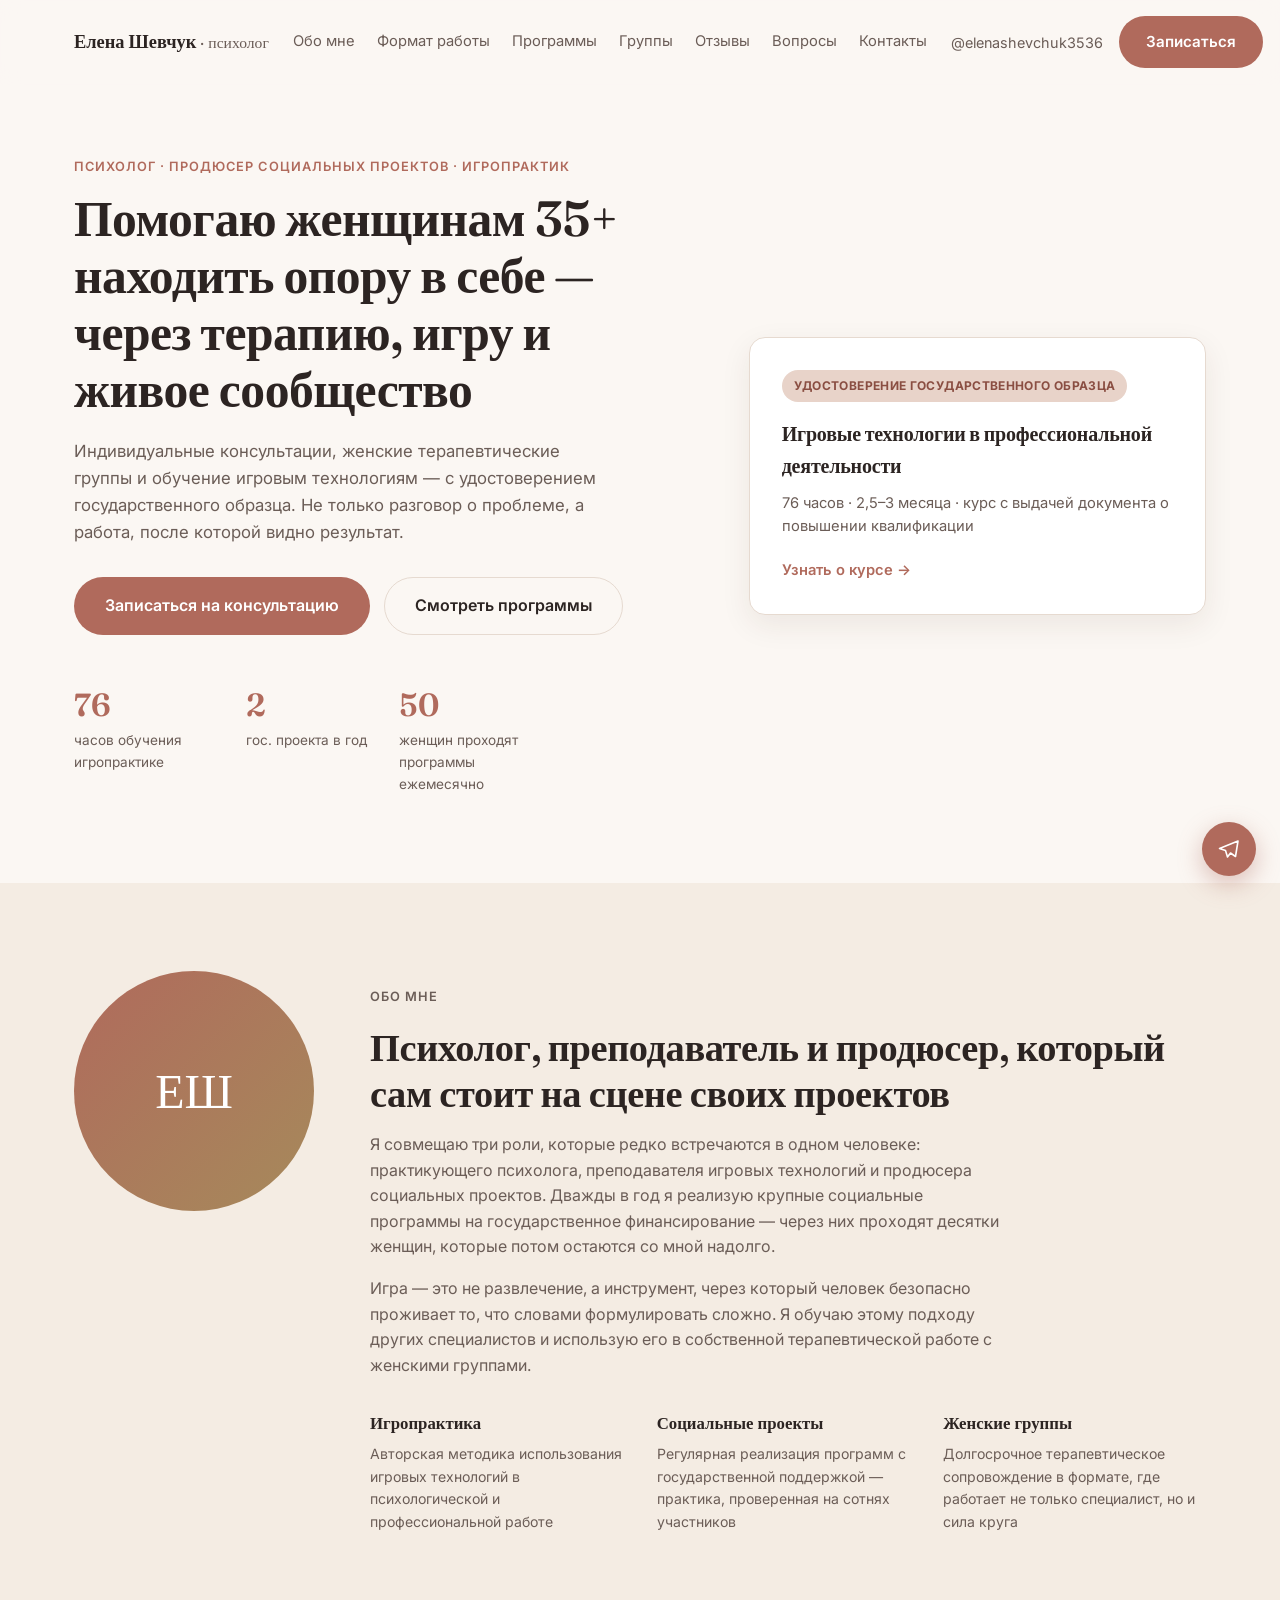
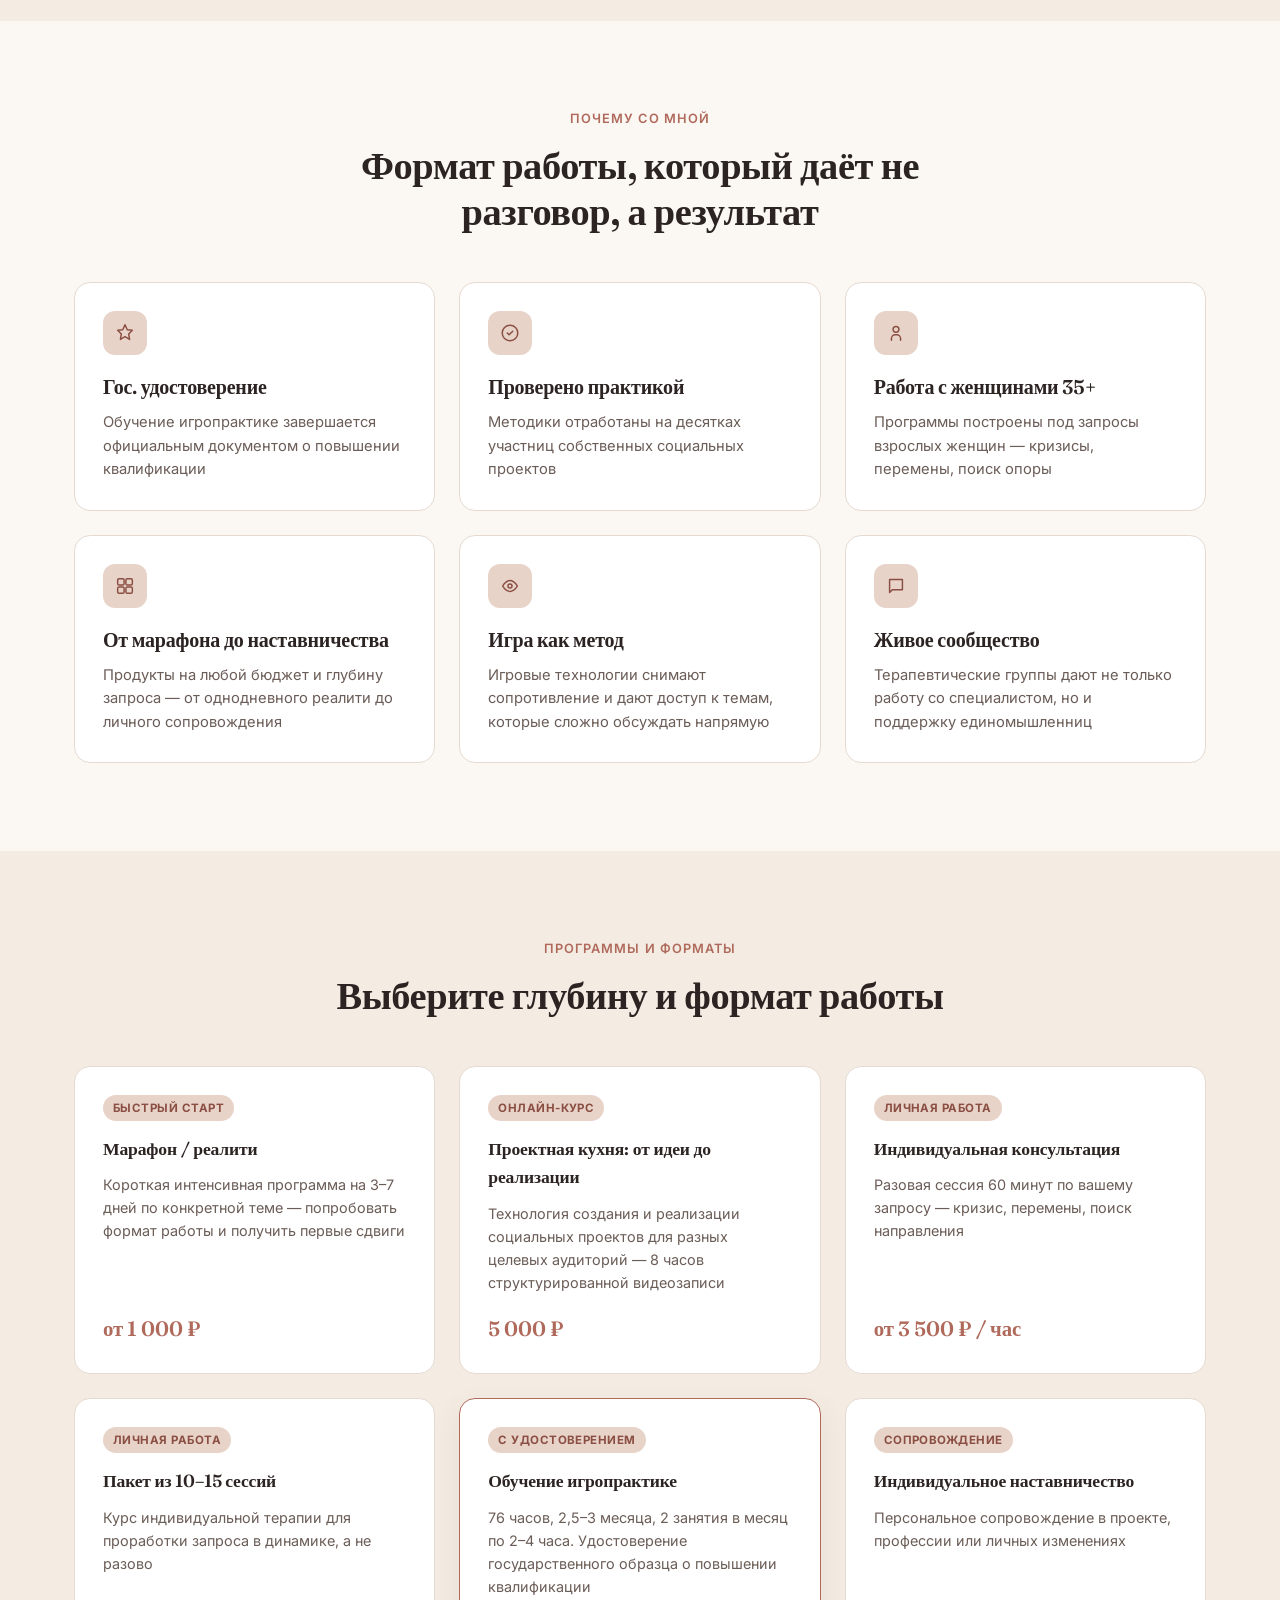
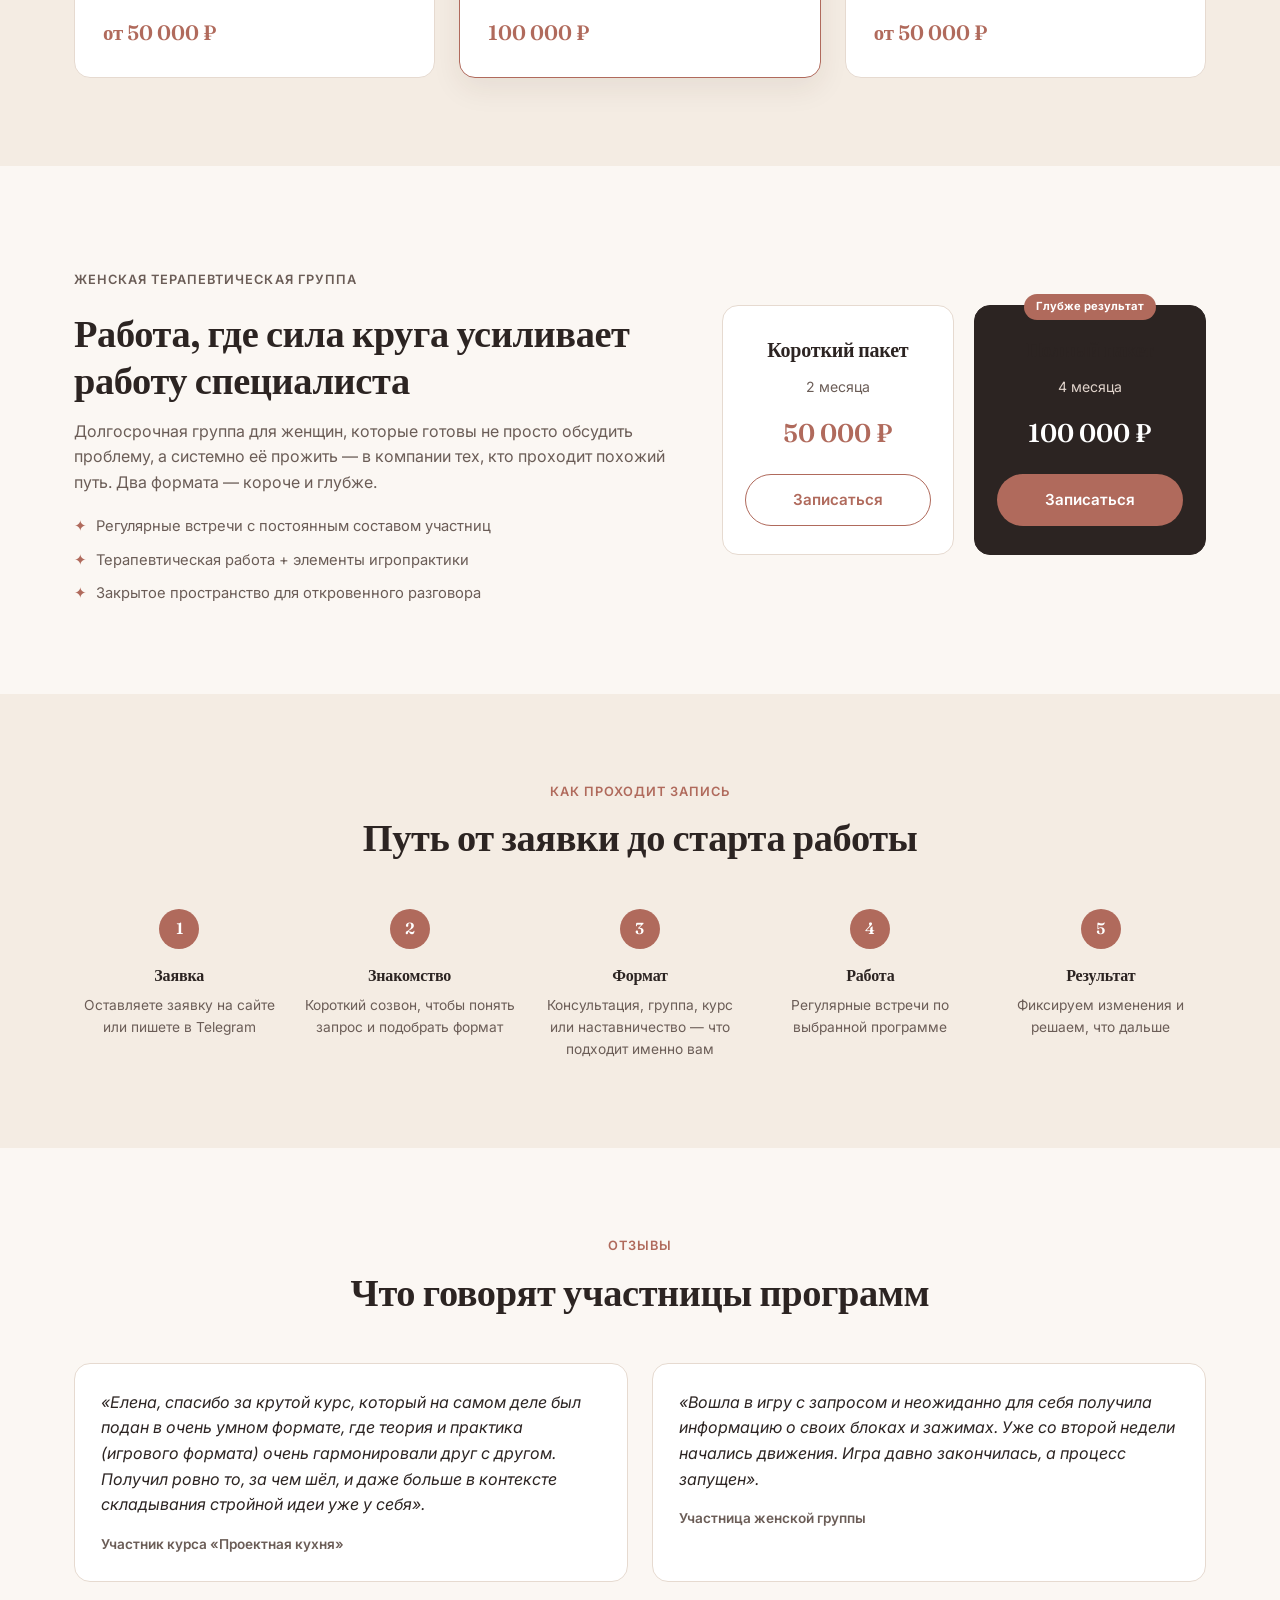
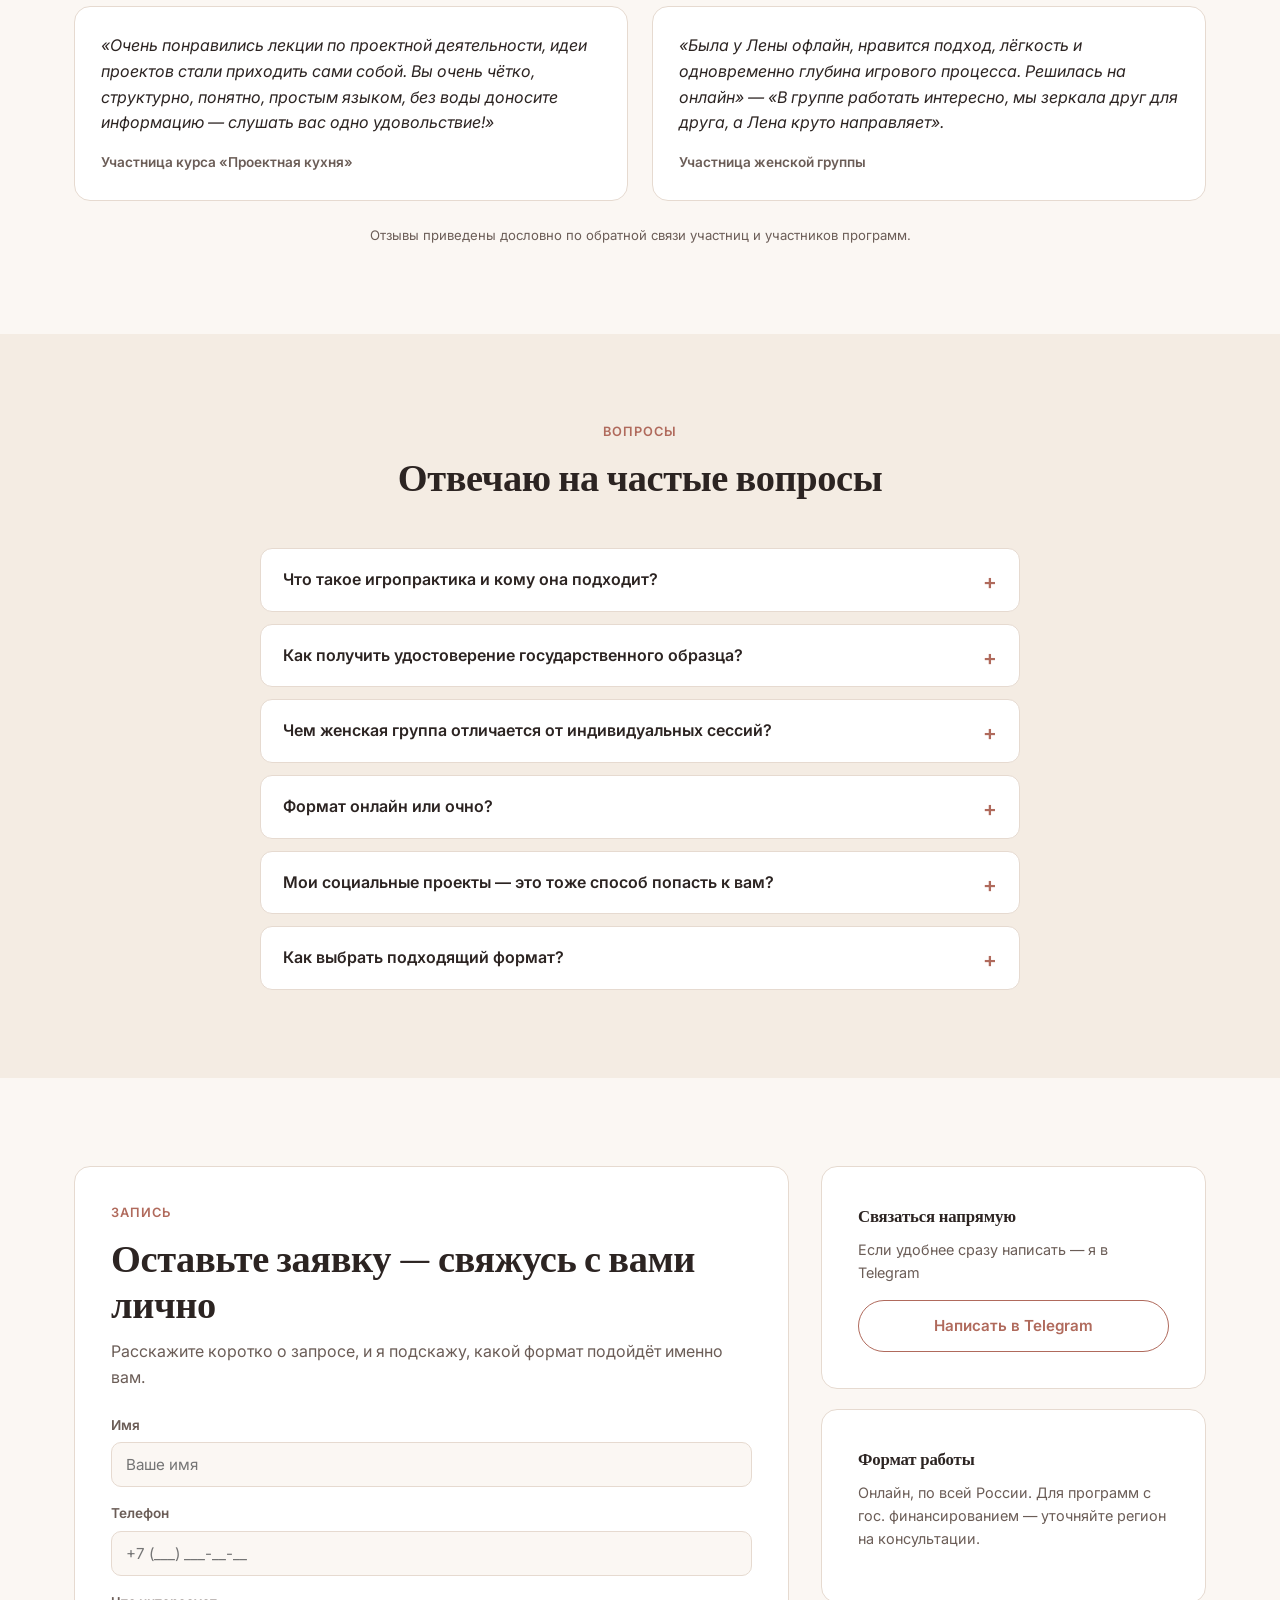
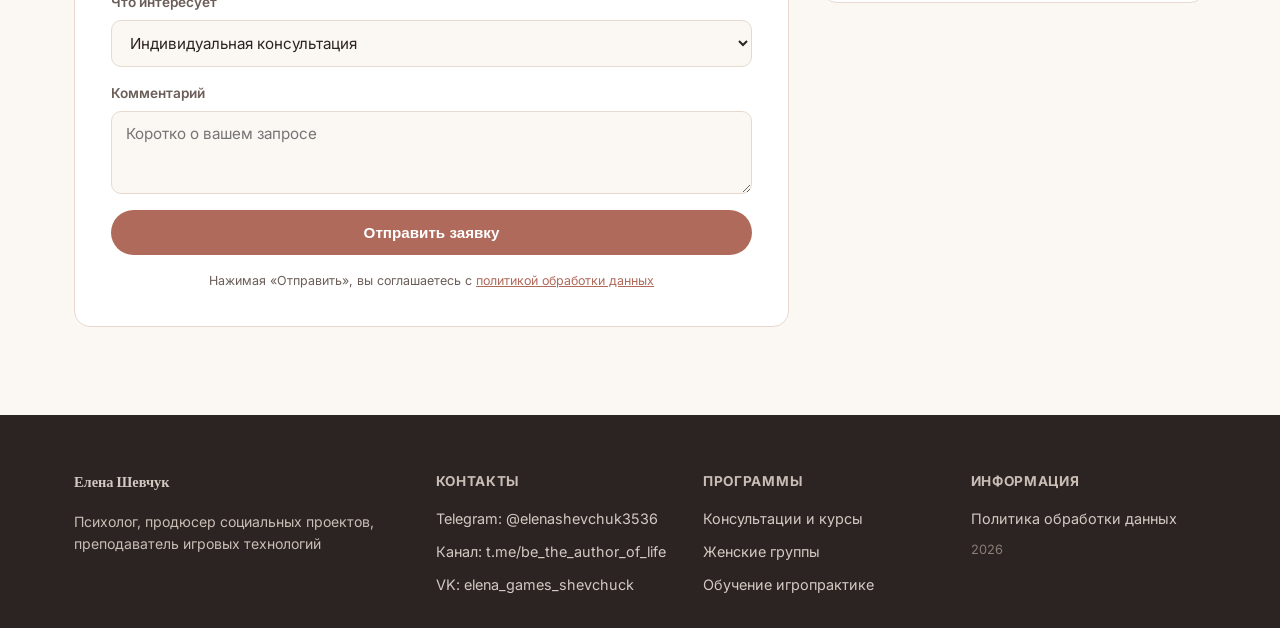
<file: index.html>
<!DOCTYPE html>
<html lang="ru">
<head>
<meta charset="UTF-8">
<meta name="viewport" content="width=device-width, initial-scale=1.0">
<title>Елена Шевчук — психолог, игропрактик: консультации и женские группы онлайн</title>
<meta name="description" content="Психолог Елена Шевчук: консультации онлайн, женские терапевтические группы, обучение игропрактике с удостоверением государственного образца, курс «Проектная кухня».">
<link rel="canonical" href="https://elena-shevchuk.ru/">
<meta name="robots" content="index, follow, max-image-preview:large">
<meta name="theme-color" content="#b06a5c">
<meta property="og:type" content="website">
<meta property="og:locale" content="ru_RU">
<meta property="og:site_name" content="Елена Шевчук">
<meta property="og:title" content="Елена Шевчук — психолог, игропрактик, продюсер социальных проектов">
<meta property="og:description" content="Консультации онлайн, женские терапевтические группы, обучение игропрактике с удостоверением государственного образца.">
<meta property="og:url" content="https://elena-shevchuk.ru/">
<meta name="twitter:card" content="summary">
<script type="application/ld+json">
{
  "@context": "https://schema.org",
  "@graph": [
    {
      "@type": "Person",
      "@id": "https://elena-shevchuk.ru/#person",
      "name": "Елена Шевчук",
      "jobTitle": "Психолог, преподаватель игровых технологий, продюсер социальных проектов",
      "url": "https://elena-shevchuk.ru/",
      "sameAs": [
        "https://t.me/be_the_author_of_life",
        "https://vk.ru/elena_games_shevchuck"
      ]
    },
    {
      "@type": "ProfessionalService",
      "@id": "https://elena-shevchuk.ru/#service",
      "name": "Елена Шевчук — психолог",
      "url": "https://elena-shevchuk.ru/",
      "areaServed": "RU",
      "founder": { "@id": "https://elena-shevchuk.ru/#person" },
      "makesOffer": [
        { "@type": "Offer", "name": "Индивидуальная консультация психолога, 60 минут", "price": "3500", "priceCurrency": "RUB" },
        { "@type": "Offer", "name": "Пакет из 10–15 сессий", "price": "50000", "priceCurrency": "RUB" },
        { "@type": "Offer", "name": "Женская терапевтическая группа, 2 месяца", "price": "50000", "priceCurrency": "RUB" },
        { "@type": "Offer", "name": "Женская терапевтическая группа, 4 месяца", "price": "100000", "priceCurrency": "RUB" },
        { "@type": "Offer", "name": "Обучение игропрактике, 76 часов, удостоверение государственного образца", "price": "100000", "priceCurrency": "RUB" },
        { "@type": "Offer", "name": "Онлайн-курс «Проектная кухня: от идеи до реализации»", "price": "5000", "priceCurrency": "RUB" }
      ]
    }
  ]
}
</script>
<link rel="preconnect" href="https://fonts.googleapis.com">
<link rel="preconnect" href="https://fonts.gstatic.com" crossorigin>
<link href="https://fonts.googleapis.com/css2?family=Fraunces:opsz,wght@9..144,400;9..144,500;9..144,600;9..144,700&family=Inter:wght@400;500;600;700;800&display=swap" rel="stylesheet">
<link rel="stylesheet" href="styles.css">
</head>
<body>

<header class="header" id="header">
  <div class="container header__inner">
    <a href="#top" class="logo">Елена Шевчук<span class="logo__suffix"> · психолог</span></a>
    <nav class="nav" id="nav">
      <a href="#about">Обо мне</a>
      <a href="#advantages">Формат работы</a>
      <a href="#programs">Программы</a>
      <a href="#groups">Группы</a>
      <a href="#reviews">Отзывы</a>
      <a href="#faq">Вопросы</a>
      <a href="#contacts">Контакты</a>
    </nav>
    <div class="header__actions">
      <a href="https://t.me/elenashevchuk3536" class="header__phone">@elenashevchuk3536</a>
      <a href="#form" class="btn btn--primary">Записаться</a>
      <button class="burger" id="burger" aria-label="Меню"><span></span><span></span><span></span></button>
    </div>
  </div>
</header>

<main id="top">

  <section class="hero">
    <div class="container hero__inner">
      <div class="hero__content">
        <p class="eyebrow">Психолог · продюсер социальных проектов · игропрактик</p>
        <h1>Помогаю женщинам 35+ находить опору в себе — через терапию, игру и живое сообщество</h1>
        <p class="hero__lead">Индивидуальные консультации, женские терапевтические группы и обучение игровым технологиям — с удостоверением государственного образца. Не только разговор о проблеме, а работа, после которой видно результат.</p>
        <div class="hero__cta">
          <a href="#form" class="btn btn--primary btn--lg">Записаться на консультацию</a>
          <a href="#programs" class="btn btn--ghost btn--lg">Смотреть программы</a>
        </div>
        <div class="hero__stats">
          <div class="stat"><span class="stat__num" data-target="76">0</span><span class="stat__label">часов обучения игропрактике</span></div>
          <div class="stat"><span class="stat__num" data-target="2">0</span><span class="stat__label">гос. проекта в год</span></div>
          <div class="stat"><span class="stat__num" data-target="50">0</span><span class="stat__label">женщин проходят программы ежемесячно</span></div>
        </div>
      </div>
      <div class="hero__card">
        <div class="hero__card-badge">Удостоверение государственного образца</div>
        <h3>Игровые технологии в профессиональной деятельности</h3>
        <p>76 часов · 2,5–3 месяца · курс с выдачей документа о повышении квалификации</p>
        <a href="#programs" class="hero__card-link">Узнать о курсе →</a>
      </div>
    </div>
  </section>

  <section class="about" id="about">
    <div class="container about__inner">
      <div class="about__portrait" aria-hidden="true">ЕШ</div>
      <div class="about__text">
        <p class="eyebrow">Обо мне</p>
        <h2>Психолог, преподаватель и продюсер, который сам стоит на сцене своих проектов</h2>
        <p>Я совмещаю три роли, которые редко встречаются в одном человеке: практикующего психолога, преподавателя игровых технологий и продюсера социальных проектов. Дважды в год я реализую крупные социальные программы на государственное финансирование — через них проходят десятки женщин, которые потом остаются со мной надолго.</p>
        <p>Игра — это не развлечение, а инструмент, через который человек безопасно проживает то, что словами формулировать сложно. Я обучаю этому подходу других специалистов и использую его в собственной терапевтической работе с женскими группами.</p>
        <div class="about__points">
          <div class="about__point"><strong>Игропрактика</strong><span>Авторская методика использования игровых технологий в психологической и профессиональной работе</span></div>
          <div class="about__point"><strong>Социальные проекты</strong><span>Регулярная реализация программ с государственной поддержкой — практика, проверенная на сотнях участников</span></div>
          <div class="about__point"><strong>Женские группы</strong><span>Долгосрочное терапевтическое сопровождение в формате, где работает не только специалист, но и сила круга</span></div>
        </div>
      </div>
    </div>
  </section>

  <section class="advantages" id="advantages">
    <div class="container">
      <p class="eyebrow eyebrow--center">Почему со мной</p>
      <h2 class="section-title">Формат работы, который даёт не разговор, а результат</h2>
      <div class="adv-grid">
        <div class="adv">
          <div class="adv__icon"><svg viewBox="0 0 24 24" fill="none"><path d="M12 3l2.5 5.5L20 9l-4 4 1 6-5-3-5 3 1-6-4-4 5.5-.5L12 3z" stroke="currentColor" stroke-width="1.6" stroke-linejoin="round"/></svg></div>
          <h3>Гос. удостоверение</h3>
          <p>Обучение игропрактике завершается официальным документом о повышении квалификации</p>
        </div>
        <div class="adv">
          <div class="adv__icon"><svg viewBox="0 0 24 24" fill="none"><circle cx="12" cy="12" r="8.5" stroke="currentColor" stroke-width="1.6"/><path d="M9 12l2 2 4-4" stroke="currentColor" stroke-width="1.6" stroke-linecap="round" stroke-linejoin="round"/></svg></div>
          <h3>Проверено практикой</h3>
          <p>Методики отработаны на десятках участниц собственных социальных проектов</p>
        </div>
        <div class="adv">
          <div class="adv__icon"><svg viewBox="0 0 24 24" fill="none"><path d="M7 20v-2a4 4 0 014-4h2a4 4 0 014 4v2" stroke="currentColor" stroke-width="1.6" stroke-linecap="round"/><circle cx="12" cy="8" r="3.2" stroke="currentColor" stroke-width="1.6"/></svg></div>
          <h3>Работа с женщинами 35+</h3>
          <p>Программы построены под запросы взрослых женщин — кризисы, перемены, поиск опоры</p>
        </div>
        <div class="adv">
          <div class="adv__icon"><svg viewBox="0 0 24 24" fill="none"><rect x="4" y="4" width="7" height="7" rx="1.5" stroke="currentColor" stroke-width="1.6"/><rect x="13" y="4" width="7" height="7" rx="1.5" stroke="currentColor" stroke-width="1.6"/><rect x="4" y="13" width="7" height="7" rx="1.5" stroke="currentColor" stroke-width="1.6"/><rect x="13" y="13" width="7" height="7" rx="1.5" stroke="currentColor" stroke-width="1.6"/></svg></div>
          <h3>От марафона до наставничества</h3>
          <p>Продукты на любой бюджет и глубину запроса — от однодневного реалити до личного сопровождения</p>
        </div>
        <div class="adv">
          <div class="adv__icon"><svg viewBox="0 0 24 24" fill="none"><path d="M4 12c2-4 6-6 8-6s6 2 8 6c-2 4-6 6-8 6s-6-2-8-6z" stroke="currentColor" stroke-width="1.6"/><circle cx="12" cy="12" r="2.2" stroke="currentColor" stroke-width="1.6"/></svg></div>
          <h3>Игра как метод</h3>
          <p>Игровые технологии снимают сопротивление и дают доступ к темам, которые сложно обсуждать напрямую</p>
        </div>
        <div class="adv">
          <div class="adv__icon"><svg viewBox="0 0 24 24" fill="none"><path d="M5 5h14v11H8l-3 3V5z" stroke="currentColor" stroke-width="1.6" stroke-linejoin="round"/></svg></div>
          <h3>Живое сообщество</h3>
          <p>Терапевтические группы дают не только работу со специалистом, но и поддержку единомышленниц</p>
        </div>
      </div>
    </div>
  </section>

  <section class="programs" id="programs">
    <div class="container">
      <p class="eyebrow eyebrow--center">Программы и форматы</p>
      <h2 class="section-title">Выберите глубину и формат работы</h2>
      <div class="prog-grid">
        <div class="prog">
          <span class="prog__tag">Быстрый старт</span>
          <h3>Марафон / реалити</h3>
          <p>Короткая интенсивная программа на 3–7 дней по конкретной теме — попробовать формат работы и получить первые сдвиги</p>
          <div class="prog__price">от 1 000 ₽</div>
        </div>
        <div class="prog">
          <span class="prog__tag">Онлайн-курс</span>
          <h3>Проектная кухня: от идеи до реализации</h3>
          <p>Технология создания и реализации социальных проектов для разных целевых аудиторий — 8 часов структурированной видеозаписи</p>
          <div class="prog__price">5 000 ₽</div>
        </div>
        <div class="prog">
          <span class="prog__tag">Личная работа</span>
          <h3>Индивидуальная консультация</h3>
          <p>Разовая сессия 60 минут по вашему запросу — кризис, перемены, поиск направления</p>
          <div class="prog__price">от 3 500 ₽ / час</div>
        </div>
        <div class="prog">
          <span class="prog__tag">Личная работа</span>
          <h3>Пакет из 10–15 сессий</h3>
          <p>Курс индивидуальной терапии для проработки запроса в динамике, а не разово</p>
          <div class="prog__price">от 50 000 ₽</div>
        </div>
        <div class="prog prog--featured">
          <span class="prog__tag">С удостоверением</span>
          <h3>Обучение игропрактике</h3>
          <p>76 часов, 2,5–3 месяца, 2 занятия в месяц по 2–4 часа. Удостоверение государственного образца о повышении квалификации</p>
          <div class="prog__price">100 000 ₽</div>
        </div>
        <div class="prog">
          <span class="prog__tag">Сопровождение</span>
          <h3>Индивидуальное наставничество</h3>
          <p>Персональное сопровождение в проекте, профессии или личных изменениях</p>
          <div class="prog__price">от 50 000 ₽</div>
        </div>
      </div>
    </div>
  </section>

  <section class="groups" id="groups">
    <div class="container groups__inner">
      <div class="groups__text">
        <p class="eyebrow">Женская терапевтическая группа</p>
        <h2>Работа, где сила круга усиливает работу специалиста</h2>
        <p>Долгосрочная группа для женщин, которые готовы не просто обсудить проблему, а системно её прожить — в компании тех, кто проходит похожий путь. Два формата — короче и глубже.</p>
        <ul class="groups__list">
          <li>Регулярные встречи с постоянным составом участниц</li>
          <li>Терапевтическая работа + элементы игропрактики</li>
          <li>Закрытое пространство для откровенного разговора</li>
        </ul>
      </div>
      <div class="groups__cards">
        <div class="group-card">
          <h3>Короткий пакет</h3>
          <p class="group-card__dur">2 месяца</p>
          <div class="group-card__price">50 000 ₽</div>
          <a href="#form" class="btn btn--outline">Записаться</a>
        </div>
        <div class="group-card group-card--accent">
          <span class="group-card__badge">Глубже результат</span>
          <h3>Полный пакет</h3>
          <p class="group-card__dur">4 месяца</p>
          <div class="group-card__price">100 000 ₽</div>
          <a href="#form" class="btn btn--primary">Записаться</a>
        </div>
      </div>
    </div>
  </section>

  <section class="process" id="process">
    <div class="container">
      <p class="eyebrow eyebrow--center">Как проходит запись</p>
      <h2 class="section-title">Путь от заявки до старта работы</h2>
      <div class="steps">
        <div class="step"><span class="step__num">1</span><h3>Заявка</h3><p>Оставляете заявку на сайте или пишете в Telegram</p></div>
        <div class="step"><span class="step__num">2</span><h3>Знакомство</h3><p>Короткий созвон, чтобы понять запрос и подобрать формат</p></div>
        <div class="step"><span class="step__num">3</span><h3>Формат</h3><p>Консультация, группа, курс или наставничество — что подходит именно вам</p></div>
        <div class="step"><span class="step__num">4</span><h3>Работа</h3><p>Регулярные встречи по выбранной программе</p></div>
        <div class="step"><span class="step__num">5</span><h3>Результат</h3><p>Фиксируем изменения и решаем, что дальше</p></div>
      </div>
    </div>
  </section>

  <section class="reviews" id="reviews">
    <div class="container">
      <p class="eyebrow eyebrow--center">Отзывы</p>
      <h2 class="section-title">Что говорят участницы программ</h2>
      <div class="reviews-grid">
        <div class="review">
          <p>«Елена, спасибо за крутой курс, который на самом деле был подан в очень умном формате, где теория и практика (игрового формата) очень гармонировали друг с другом. Получил ровно то, за чем шёл, и даже больше в контексте складывания стройной идеи уже у себя».</p>
          <div class="review__author">Участник курса «Проектная кухня»</div>
        </div>
        <div class="review">
          <p>«Вошла в игру с запросом и неожиданно для себя получила информацию о своих блоках и зажимах. Уже со второй недели начались движения. Игра давно закончилась, а процесс запущен».</p>
          <div class="review__author">Участница женской группы</div>
        </div>
        <div class="review">
          <p>«Очень понравились лекции по проектной деятельности, идеи проектов стали приходить сами собой. Вы очень чётко, структурно, понятно, простым языком, без воды доносите информацию — слушать вас одно удовольствие!»</p>
          <div class="review__author">Участница курса «Проектная кухня»</div>
        </div>
        <div class="review">
          <p>«Была у Лены офлайн, нравится подход, лёгкость и одновременно глубина игрового процесса. Решилась на онлайн» — «В группе работать интересно, мы зеркала друг для друга, а Лена круто направляет».</p>
          <div class="review__author">Участница женской группы</div>
        </div>
      </div>
      <p class="reviews__note">Отзывы приведены дословно по обратной связи участниц и участников программ.</p>
    </div>
  </section>

  <section class="faq" id="faq">
    <div class="container">
      <p class="eyebrow eyebrow--center">Вопросы</p>
      <h2 class="section-title">Отвечаю на частые вопросы</h2>
      <div class="faq-list">
        <details class="faq__item">
          <summary>Что такое игропрактика и кому она подходит?</summary>
          <p>Это использование игровых технологий как инструмента в психологической, педагогической или управленческой практике. Подходит психологам, преподавателям, HR-специалистам и всем, кто работает с людьми и хочет добавить в работу живой, безопасный формат.</p>
        </details>
        <details class="faq__item">
          <summary>Как получить удостоверение государственного образца?</summary>
          <p>Нужно пройти полный курс обучения игропрактике — 76 часов, 2,5–3 месяца. По итогам выдаётся документ о повышении квалификации установленного образца.</p>
        </details>
        <details class="faq__item">
          <summary>Чем женская группа отличается от индивидуальных сессий?</summary>
          <p>В группе работает не только терапевт, но и поддержка других участниц — это даёт другой уровень включённости и обратной связи. Индивидуальные сессии — точечная работа один на один с фокусом на вашем личном запросе.</p>
        </details>
        <details class="faq__item">
          <summary>Формат онлайн или очно?</summary>
          <p>Основные форматы работы — дистанционные, что позволяет участвовать из любого города. Детали для конкретной программы уточняются при записи.</p>
        </details>
        <details class="faq__item">
          <summary>Мои социальные проекты — это тоже способ попасть к вам?</summary>
          <p>Да, дважды в год я реализую социальные программы при государственной поддержке. Но для системной, оплачиваемой работы — консультации, группы и курсы — не нужно ждать следующего набора, можно начать уже сейчас.</p>
        </details>
        <details class="faq__item">
          <summary>Как выбрать подходящий формат?</summary>
          <p>Оставьте заявку — на коротком созвоне разберём ваш запрос и вместе решим, что подойдёт: разовая консультация, пакет сессий, группа или обучение.</p>
        </details>
      </div>
    </div>
  </section>

  <section class="form-section" id="form">
    <div class="container form-section__inner">
      <div class="form-card">
        <p class="eyebrow">Запись</p>
        <h2>Оставьте заявку — свяжусь с вами лично</h2>
        <p class="form-card__lead">Расскажите коротко о запросе, и я подскажу, какой формат подойдёт именно вам.</p>
        <form id="leadForm" class="lead-form">
          <input type="text" name="_gotcha" style="display:none" tabindex="-1" autocomplete="off">
          <div class="field">
            <label for="name">Имя</label>
            <input type="text" id="name" name="name" placeholder="Ваше имя" required>
          </div>
          <div class="field">
            <label for="phone">Телефон</label>
            <input type="tel" id="phone" name="phone" placeholder="+7 (___) ___-__-__" required>
          </div>
          <div class="field">
            <label for="interest">Что интересует</label>
            <select id="interest" name="interest">
              <option>Индивидуальная консультация</option>
              <option>Пакет сессий</option>
              <option>Женская терапевтическая группа</option>
              <option>Обучение игропрактике</option>
              <option>Марафон / реалити</option>
              <option>Индивидуальное наставничество</option>
              <option>Пока не знаю — подскажите</option>
            </select>
          </div>
          <div class="field">
            <label for="comment">Комментарий</label>
            <textarea id="comment" name="comment" rows="3" placeholder="Коротко о вашем запросе"></textarea>
          </div>
          <button type="submit" class="btn btn--primary btn--block">Отправить заявку</button>
          <p class="form-note">Нажимая «Отправить», вы соглашаетесь с <a href="privacy.html">политикой обработки данных</a></p>
        </form>
      </div>
      <div class="form-side">
        <div class="side-card">
          <h3>Связаться напрямую</h3>
          <p>Если удобнее сразу написать — я в Telegram</p>
          <a href="https://t.me/elenashevchuk3536" class="btn btn--outline btn--block">Написать в Telegram</a>
        </div>
        <div class="side-card">
          <h3>Формат работы</h3>
          <p>Онлайн, по всей России. Для программ с гос. финансированием — уточняйте регион на консультации.</p>
        </div>
      </div>
    </div>
  </section>

</main>

<footer class="footer" id="contacts">
  <div class="container footer__inner">
    <div class="footer__col">
      <a href="#top" class="logo logo--footer">Елена Шевчук</a>
      <p>Психолог, продюсер социальных проектов, преподаватель игровых технологий</p>
    </div>
    <div class="footer__col">
      <h4>Контакты</h4>
      <a href="https://t.me/elenashevchuk3536">Telegram: @elenashevchuk3536</a>
      <a href="https://t.me/be_the_author_of_life" target="_blank" rel="noopener">Канал: t.me/be_the_author_of_life</a>
      <a href="https://vk.ru/elena_games_shevchuck" target="_blank" rel="noopener">VK: elena_games_shevchuck</a>
    </div>
    <div class="footer__col">
      <h4>Программы</h4>
      <a href="#programs">Консультации и курсы</a>
      <a href="#groups">Женские группы</a>
      <a href="#programs">Обучение игропрактике</a>
    </div>
    <div class="footer__col">
      <h4>Информация</h4>
      <a href="privacy.html">Политика обработки данных</a>
      <span id="year"></span>
    </div>
  </div>
</footer>

<a href="https://t.me/elenashevchuk3536" class="fab" target="_blank" rel="noopener" aria-label="Написать в Telegram">
  <svg viewBox="0 0 24 24" fill="none"><path d="M21 4L2.5 11.5l6 2 2 6.5 3-4 5 3.5L21 4z" stroke="currentColor" stroke-width="1.6" stroke-linejoin="round"/></svg>
</a>

<script src="script.js"></script>
</body>
</html>
</file>
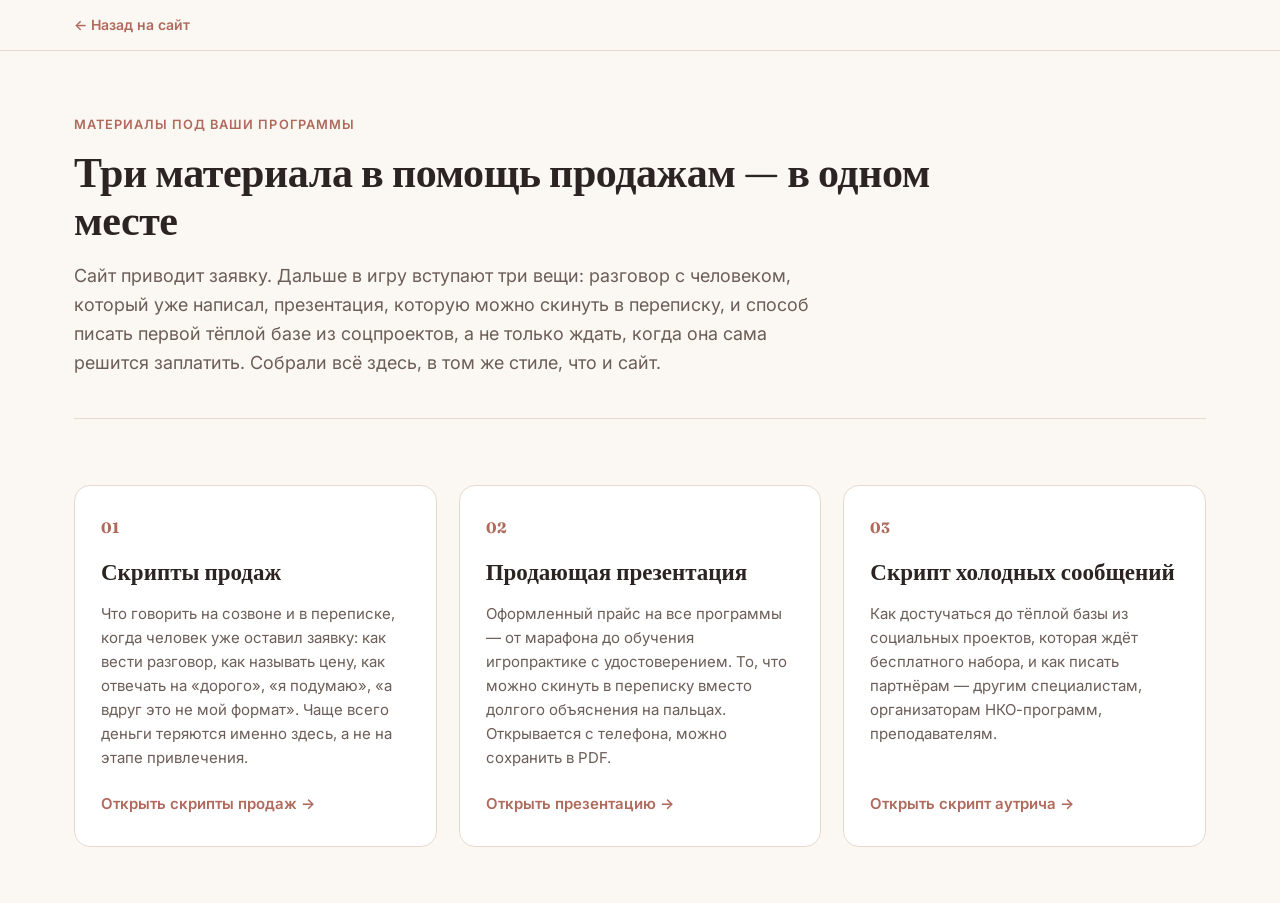
<file: materials.html>
<!DOCTYPE html>
<html lang="ru">
<head>
<meta charset="UTF-8">
<meta name="viewport" content="width=device-width, initial-scale=1.0">
<title>Материалы для продаж — Елена Шевчук</title>
<meta name="description" content="Скрипты продаж, продающая презентация и скрипт холодных сообщений — три материала под ваши программы, в одном месте.">
<meta name="robots" content="noindex">
<link rel="preconnect" href="https://fonts.googleapis.com">
<link rel="preconnect" href="https://fonts.gstatic.com" crossorigin>
<link href="https://fonts.googleapis.com/css2?family=Fraunces:opsz,wght@9..144,400;9..144,500;9..144,600;9..144,700&family=Inter:wght@400;500;600;700;800&display=swap" rel="stylesheet">
<link rel="stylesheet" href="styles.css">
<link rel="stylesheet" href="materials.css">
</head>
<body>

<div class="doc-bar">
  <div class="doc-bar__inner">
    <a href="index.html" class="doc-bar__back">← <span>Назад на сайт</span></a>
  </div>
</div>

<div class="container">

  <section class="doc-hero">
    <p class="eyebrow">Материалы под ваши программы</p>
    <h1>Три материала в помощь продажам — в одном месте</h1>
    <p class="doc-hero__lead">Сайт приводит заявку. Дальше в игру вступают три вещи: разговор с человеком, который уже написал, презентация, которую можно скинуть в переписку, и способ писать первой тёплой базе из соцпроектов, а не только ждать, когда она сама решится заплатить. Собрали всё здесь, в том же стиле, что и сайт.</p>
  </section>

  <section class="doc-section">
    <div class="hub-grid">

      <div class="hub-card">
        <span class="hub-card__num">01</span>
        <p class="hub-card__title">Скрипты продаж</p>
        <p class="hub-card__lead">Что говорить на созвоне и в переписке, когда человек уже оставил заявку: как вести разговор, как называть цену, как отвечать на «дорого», «я подумаю», «а вдруг это не мой формат». Чаще всего деньги теряются именно здесь, а не на этапе привлечения.</p>
        <a href="scripts.html" class="hub-card__link">Открыть скрипты продаж →</a>
      </div>

      <div class="hub-card">
        <span class="hub-card__num">02</span>
        <p class="hub-card__title">Продающая презентация</p>
        <p class="hub-card__lead">Оформленный прайс на все программы — от марафона до обучения игропрактике с удостоверением. То, что можно скинуть в переписку вместо долгого объяснения на пальцах. Открывается с телефона, можно сохранить в PDF.</p>
        <a href="presentation.html" class="hub-card__link">Открыть презентацию →</a>
      </div>

      <div class="hub-card">
        <span class="hub-card__num">03</span>
        <p class="hub-card__title">Скрипт холодных сообщений</p>
        <p class="hub-card__lead">Как достучаться до тёплой базы из социальных проектов, которая ждёт бесплатного набора, и как писать партнёрам — другим специалистам, организаторам НКО-программ, преподавателям.</p>
        <a href="outreach.html" class="hub-card__link">Открыть скрипт аутрича →</a>
      </div>

    </div>
  </section>

</div>

</body>
</html>
</file>
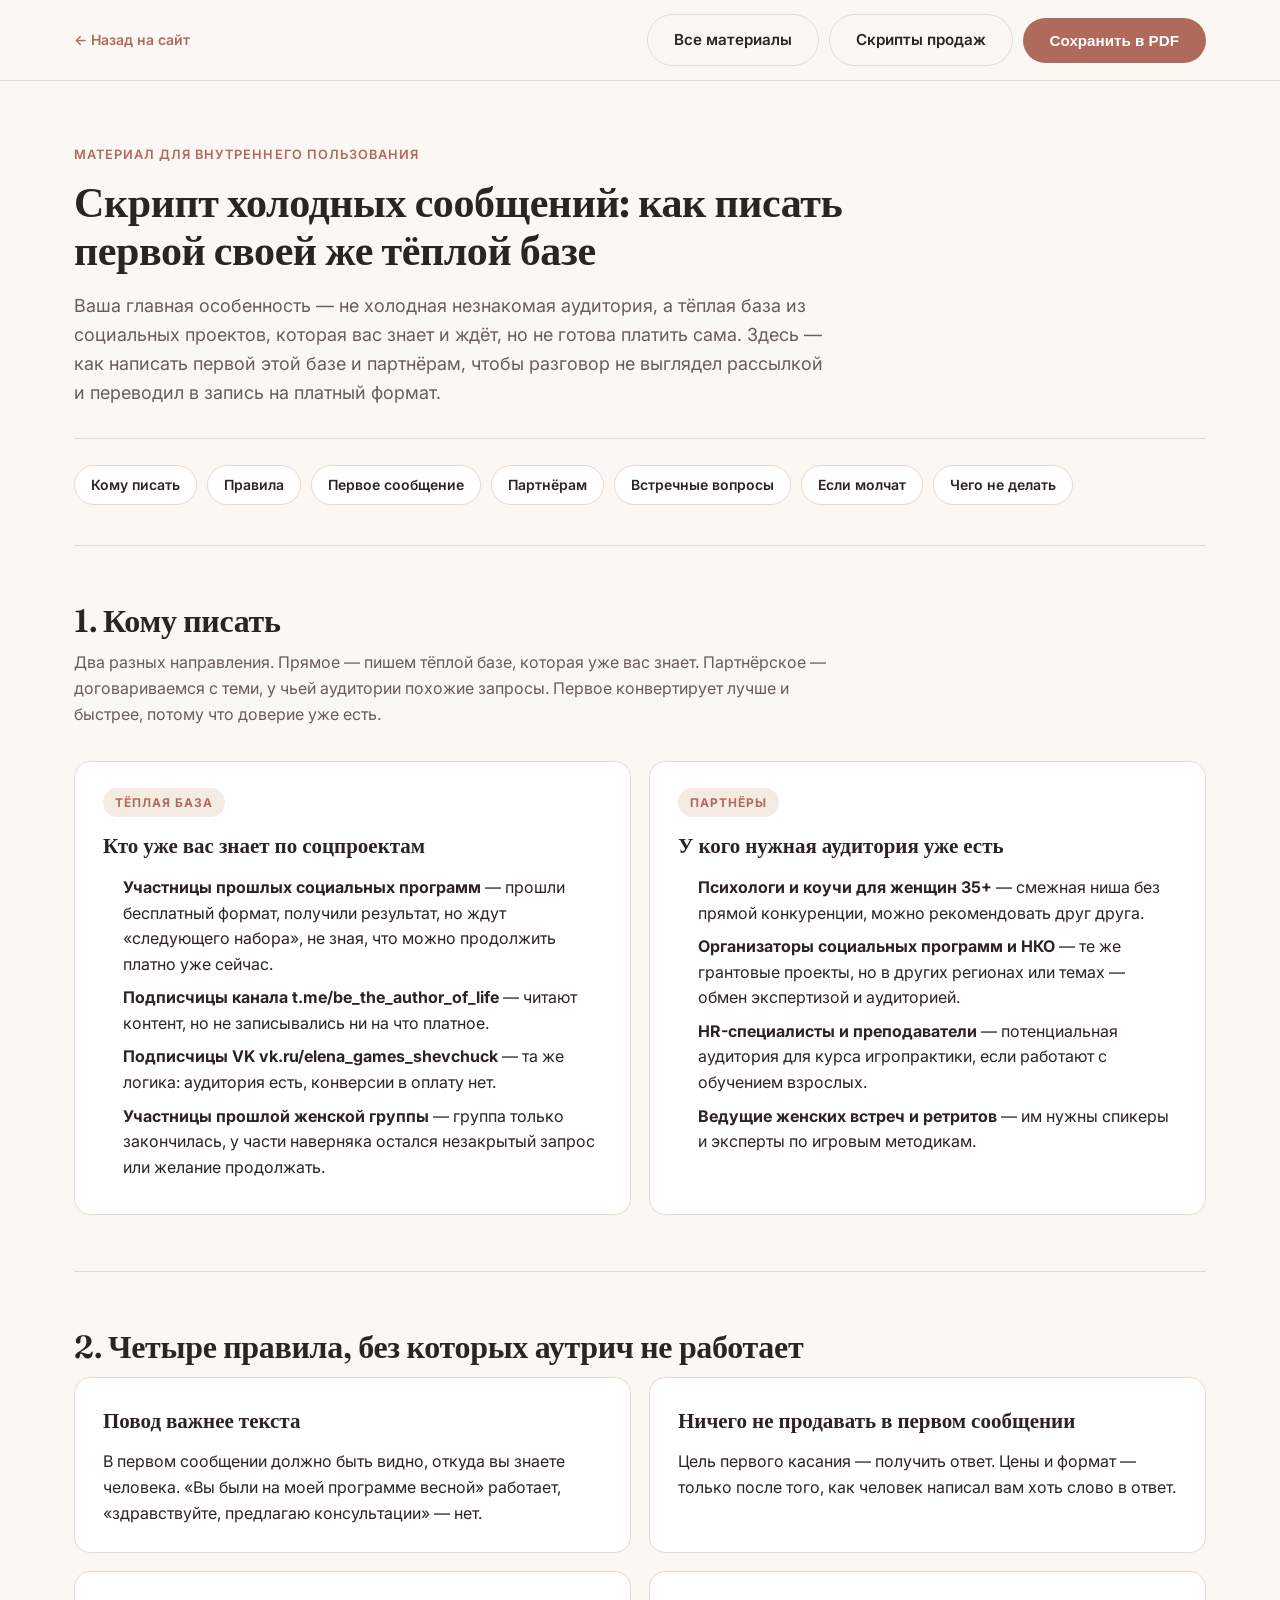
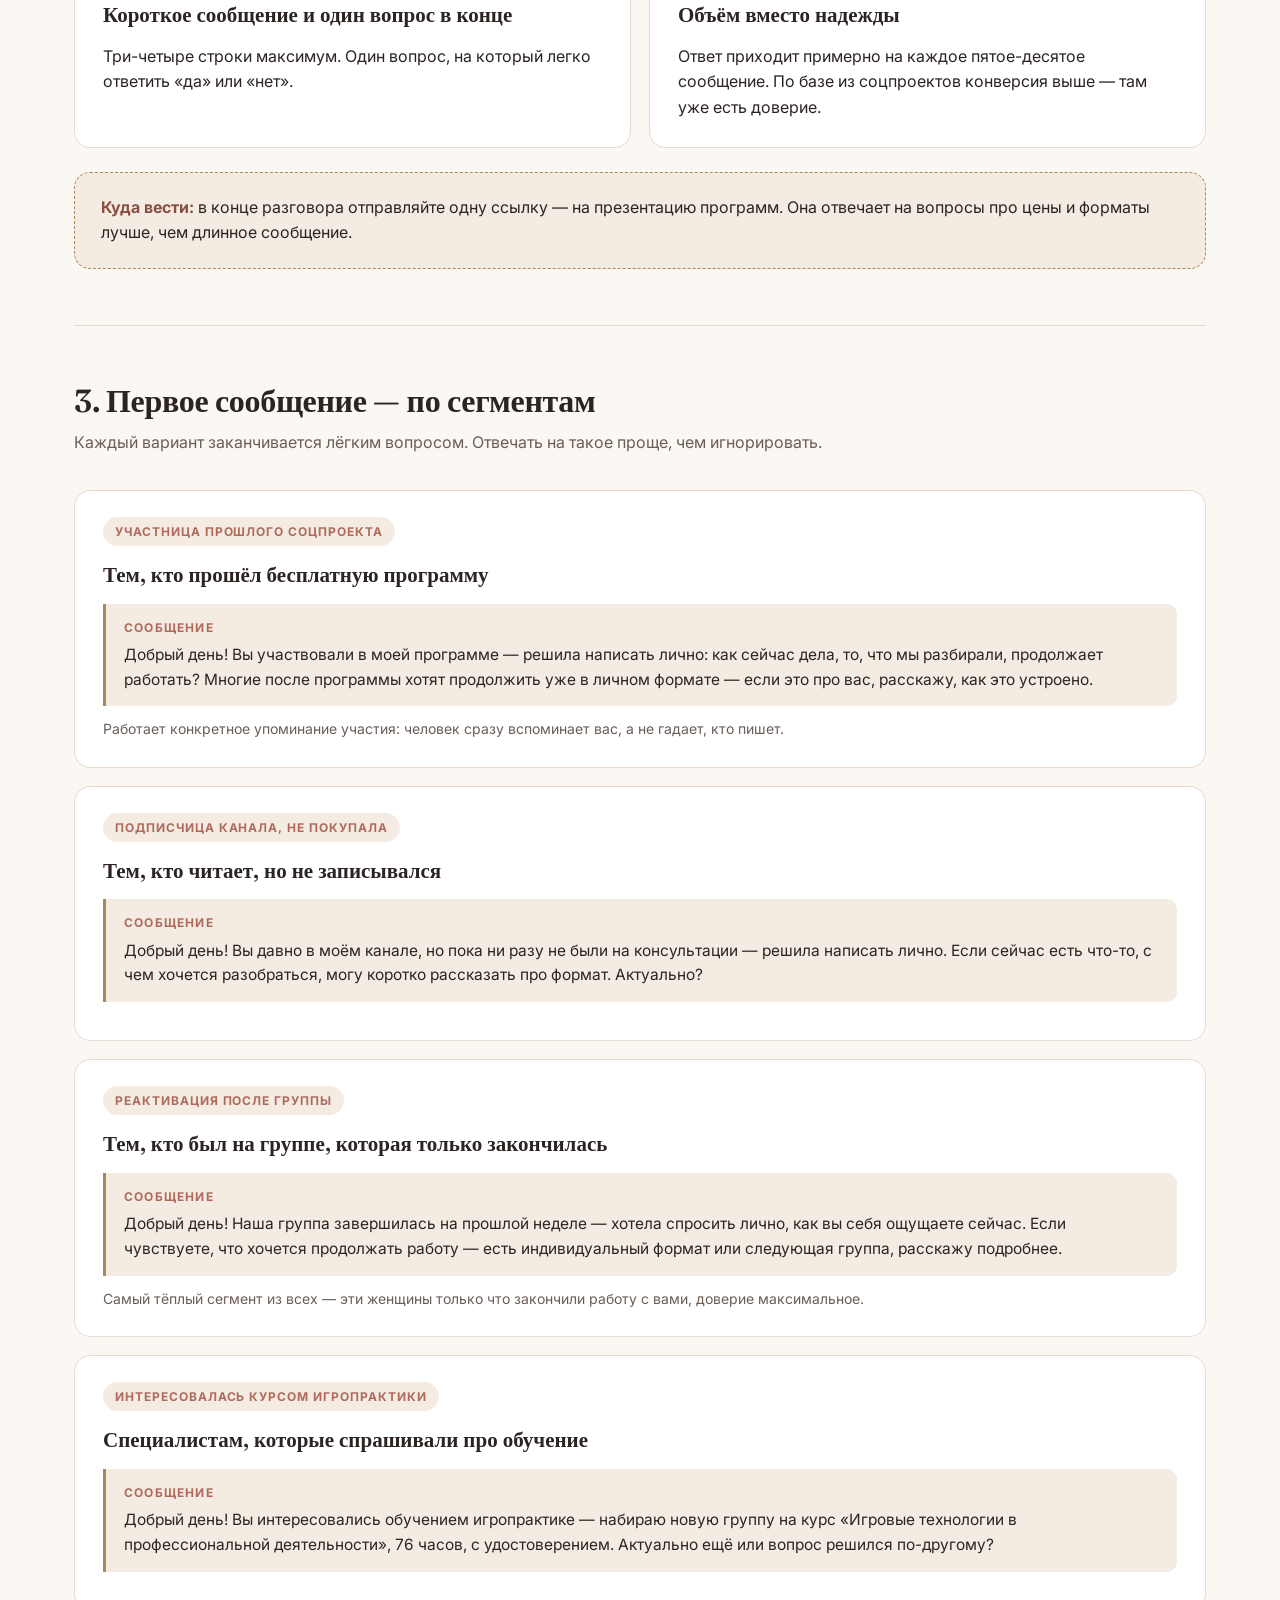
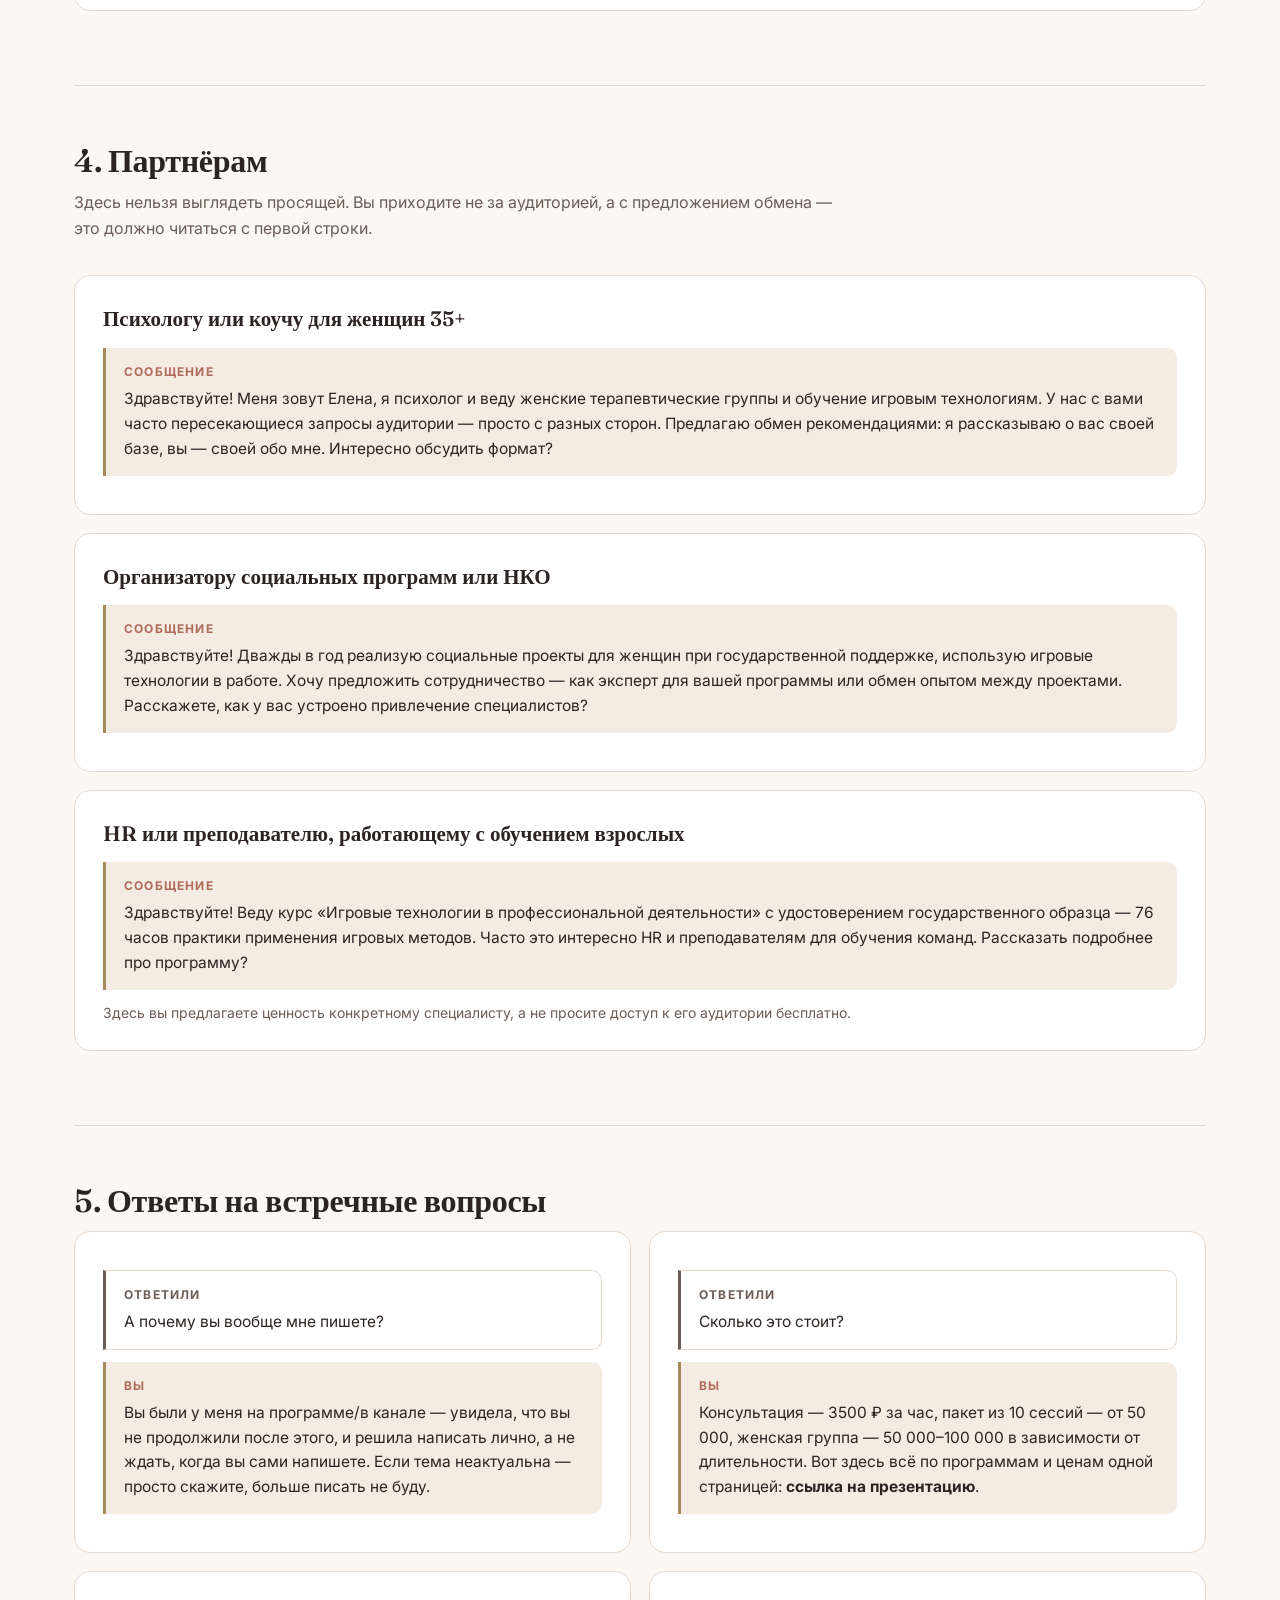
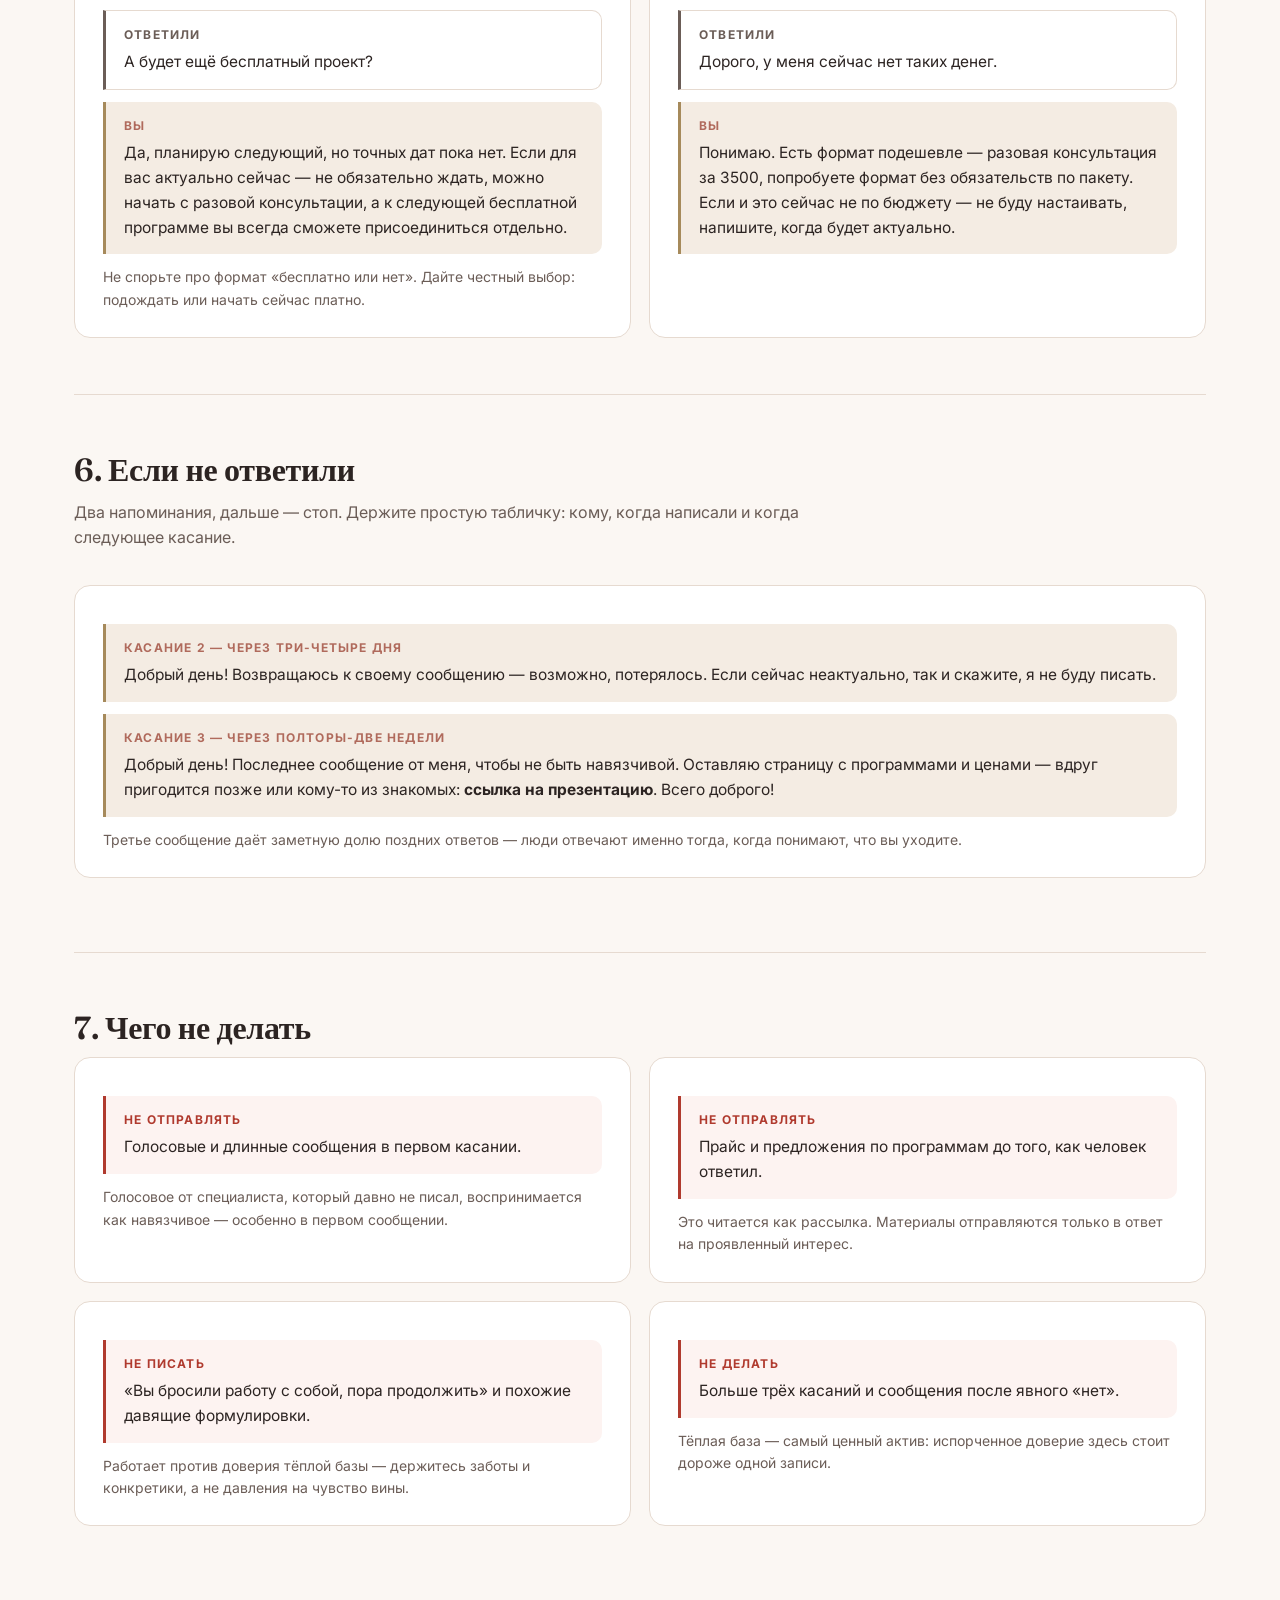
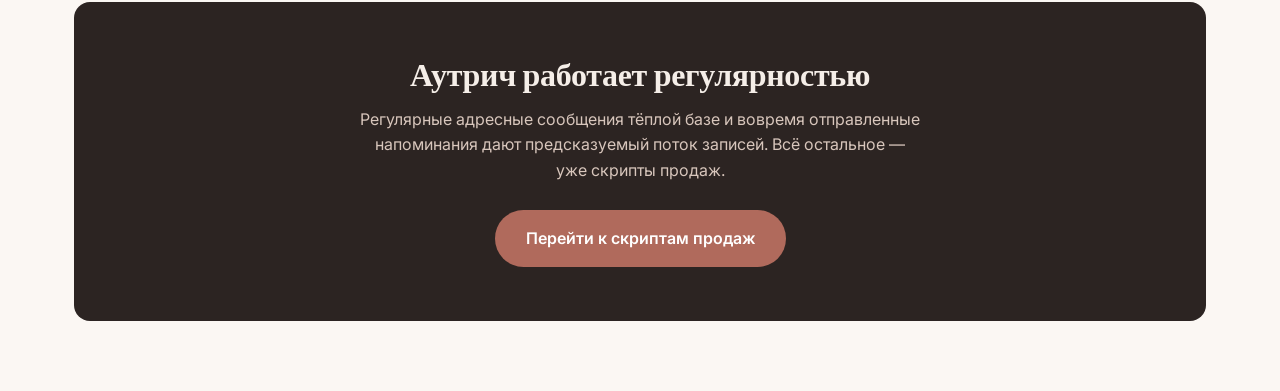
<file: outreach.html>
<!DOCTYPE html>
<html lang="ru">
<head>
<meta charset="UTF-8">
<meta name="viewport" content="width=device-width, initial-scale=1.0">
<title>Скрипт холодных сообщений — Елена Шевчук</title>
<meta name="description" content="Как достучаться до тёплой базы соцпроектов и писать партнёрам: сегменты, первое сообщение, ответы на встречные вопросы, цепочка касаний.">
<meta name="robots" content="noindex">
<link rel="preconnect" href="https://fonts.googleapis.com">
<link rel="preconnect" href="https://fonts.gstatic.com" crossorigin>
<link href="https://fonts.googleapis.com/css2?family=Fraunces:opsz,wght@9..144,400;9..144,500;9..144,600;9..144,700&family=Inter:wght@400;500;600;700;800&display=swap" rel="stylesheet">
<link rel="stylesheet" href="styles.css">
<link rel="stylesheet" href="materials.css">
</head>
<body>

<div class="doc-bar">
  <div class="doc-bar__inner">
    <a href="index.html" class="doc-bar__back">← <span>Назад на сайт</span></a>
    <div class="doc-bar__actions">
      <a href="materials.html" class="btn btn--ghost">Все материалы</a>
      <a href="scripts.html" class="btn btn--ghost">Скрипты продаж</a>
      <button class="btn btn--primary" onclick="window.print()">Сохранить в PDF</button>
    </div>
  </div>
</div>

<div class="container">

  <section class="doc-hero">
    <p class="eyebrow">Материал для внутреннего пользования</p>
    <h1>Скрипт холодных сообщений: как писать первой своей же тёплой базе</h1>
    <p class="doc-hero__lead">Ваша главная особенность — не холодная незнакомая аудитория, а тёплая база из социальных проектов, которая вас знает и ждёт, но не готова платить сама. Здесь — как написать первой этой базе и партнёрам, чтобы разговор не выглядел рассылкой и переводил в запись на платный формат.</p>
    <nav class="toc">
      <a href="#who">Кому писать</a>
      <a href="#rules">Правила</a>
      <a href="#first">Первое сообщение</a>
      <a href="#partners">Партнёрам</a>
      <a href="#answers">Встречные вопросы</a>
      <a href="#followup">Если молчат</a>
      <a href="#stop">Чего не делать</a>
    </nav>
  </section>

  <section class="doc-section" id="who">
    <h2>1. Кому писать</h2>
    <p class="doc-section__lead">Два разных направления. Прямое — пишем тёплой базе, которая уже вас знает. Партнёрское — договариваемся с теми, у чьей аудитории похожие запросы. Первое конвертирует лучше и быстрее, потому что доверие уже есть.</p>

    <div class="grid-2">
      <div class="card">
        <span class="tag">Тёплая база</span>
        <p class="card__title">Кто уже вас знает по соцпроектам</p>
        <ul class="ul">
          <li><b>Участницы прошлых социальных программ</b> — прошли бесплатный формат, получили результат, но ждут «следующего набора», не зная, что можно продолжить платно уже сейчас.</li>
          <li><b>Подписчицы канала t.me/be_the_author_of_life</b> — читают контент, но не записывались ни на что платное.</li>
          <li><b>Подписчицы VK vk.ru/elena_games_shevchuck</b> — та же логика: аудитория есть, конверсии в оплату нет.</li>
          <li><b>Участницы прошлой женской группы</b> — группа только закончилась, у части наверняка остался незакрытый запрос или желание продолжать.</li>
        </ul>
      </div>
      <div class="card">
        <span class="tag">Партнёры</span>
        <p class="card__title">У кого нужная аудитория уже есть</p>
        <ul class="ul">
          <li><b>Психологи и коучи для женщин 35+</b> — смежная ниша без прямой конкуренции, можно рекомендовать друг друга.</li>
          <li><b>Организаторы социальных программ и НКО</b> — те же грантовые проекты, но в других регионах или темах — обмен экспертизой и аудиторией.</li>
          <li><b>HR-специалисты и преподаватели</b> — потенциальная аудитория для курса игропрактики, если работают с обучением взрослых.</li>
          <li><b>Ведущие женских встреч и ретритов</b> — им нужны спикеры и эксперты по игровым методикам.</li>
        </ul>
      </div>
    </div>
  </section>

  <section class="doc-section" id="rules">
    <h2>2. Четыре правила, без которых аутрич не работает</h2>
    <div class="grid-2">
      <div class="card">
        <p class="card__title">Повод важнее текста</p>
        <p>В первом сообщении должно быть видно, откуда вы знаете человека. «Вы были на моей программе весной» работает, «здравствуйте, предлагаю консультации» — нет.</p>
      </div>
      <div class="card">
        <p class="card__title">Ничего не продавать в первом сообщении</p>
        <p>Цель первого касания — получить ответ. Цены и формат — только после того, как человек написал вам хоть слово в ответ.</p>
      </div>
      <div class="card">
        <p class="card__title">Короткое сообщение и один вопрос в конце</p>
        <p>Три-четыре строки максимум. Один вопрос, на который легко ответить «да» или «нет».</p>
      </div>
      <div class="card">
        <p class="card__title">Объём вместо надежды</p>
        <p>Ответ приходит примерно на каждое пятое-десятое сообщение. По базе из соцпроектов конверсия выше — там уже есть доверие.</p>
      </div>
    </div>
    <div class="tip">
      <strong>Куда вести:</strong> в конце разговора отправляйте одну ссылку — на презентацию программ. Она отвечает на вопросы про цены и форматы лучше, чем длинное сообщение.
    </div>
  </section>

  <section class="doc-section" id="first">
    <h2>3. Первое сообщение — по сегментам</h2>
    <p class="doc-section__lead">Каждый вариант заканчивается лёгким вопросом. Отвечать на такое проще, чем игнорировать.</p>

    <div class="card">
      <span class="tag">Участница прошлого соцпроекта</span>
      <p class="card__title">Тем, кто прошёл бесплатную программу</p>
      <div class="say">
        <span class="say__who">Сообщение</span>
        Добрый день! Вы участвовали в моей программе — решила написать лично: как сейчас дела, то, что мы разбирали, продолжает работать? Многие после программы хотят продолжить уже в личном формате — если это про вас, расскажу, как это устроено.
      </div>
      <p class="card__note">Работает конкретное упоминание участия: человек сразу вспоминает вас, а не гадает, кто пишет.</p>
    </div>

    <div class="card">
      <span class="tag">Подписчица канала, не покупала</span>
      <p class="card__title">Тем, кто читает, но не записывался</p>
      <div class="say">
        <span class="say__who">Сообщение</span>
        Добрый день! Вы давно в моём канале, но пока ни разу не были на консультации — решила написать лично. Если сейчас есть что-то, с чем хочется разобраться, могу коротко рассказать про формат. Актуально?
      </div>
    </div>

    <div class="card">
      <span class="tag">Реактивация после группы</span>
      <p class="card__title">Тем, кто был на группе, которая только закончилась</p>
      <div class="say">
        <span class="say__who">Сообщение</span>
        Добрый день! Наша группа завершилась на прошлой неделе — хотела спросить лично, как вы себя ощущаете сейчас. Если чувствуете, что хочется продолжать работу — есть индивидуальный формат или следующая группа, расскажу подробнее.
      </div>
      <p class="card__note">Самый тёплый сегмент из всех — эти женщины только что закончили работу с вами, доверие максимальное.</p>
    </div>

    <div class="card">
      <span class="tag">Интересовалась курсом игропрактики</span>
      <p class="card__title">Специалистам, которые спрашивали про обучение</p>
      <div class="say">
        <span class="say__who">Сообщение</span>
        Добрый день! Вы интересовались обучением игропрактике — набираю новую группу на курс «Игровые технологии в профессиональной деятельности», 76 часов, с удостоверением. Актуально ещё или вопрос решился по-другому?
      </div>
    </div>
  </section>

  <section class="doc-section" id="partners">
    <h2>4. Партнёрам</h2>
    <p class="doc-section__lead">Здесь нельзя выглядеть просящей. Вы приходите не за аудиторией, а с предложением обмена — это должно читаться с первой строки.</p>

    <div class="card">
      <p class="card__title">Психологу или коучу для женщин 35+</p>
      <div class="say">
        <span class="say__who">Сообщение</span>
        Здравствуйте! Меня зовут Елена, я психолог и веду женские терапевтические группы и обучение игровым технологиям. У нас с вами часто пересекающиеся запросы аудитории — просто с разных сторон. Предлагаю обмен рекомендациями: я рассказываю о вас своей базе, вы — своей обо мне. Интересно обсудить формат?
      </div>
    </div>

    <div class="card">
      <p class="card__title">Организатору социальных программ или НКО</p>
      <div class="say">
        <span class="say__who">Сообщение</span>
        Здравствуйте! Дважды в год реализую социальные проекты для женщин при государственной поддержке, использую игровые технологии в работе. Хочу предложить сотрудничество — как эксперт для вашей программы или обмен опытом между проектами. Расскажете, как у вас устроено привлечение специалистов?
      </div>
    </div>

    <div class="card">
      <p class="card__title">HR или преподавателю, работающему с обучением взрослых</p>
      <div class="say">
        <span class="say__who">Сообщение</span>
        Здравствуйте! Веду курс «Игровые технологии в профессиональной деятельности» с удостоверением государственного образца — 76 часов практики применения игровых методов. Часто это интересно HR и преподавателям для обучения команд. Рассказать подробнее про программу?
      </div>
      <p class="card__note">Здесь вы предлагаете ценность конкретному специалисту, а не просите доступ к его аудитории бесплатно.</p>
    </div>
  </section>

  <section class="doc-section" id="answers">
    <h2>5. Ответы на встречные вопросы</h2>

    <div class="grid-2">
      <div class="card">
        <div class="say say--client"><span class="say__who">Ответили</span>А почему вы вообще мне пишете?</div>
        <div class="say">
          <span class="say__who">Вы</span>
          Вы были у меня на программе/в канале — увидела, что вы не продолжили после этого, и решила написать лично, а не ждать, когда вы сами напишете. Если тема неактуальна — просто скажите, больше писать не буду.
        </div>
      </div>
      <div class="card">
        <div class="say say--client"><span class="say__who">Ответили</span>Сколько это стоит?</div>
        <div class="say">
          <span class="say__who">Вы</span>
          Консультация — 3500 ₽ за час, пакет из 10 сессий — от 50 000, женская группа — 50 000–100 000 в зависимости от длительности. Вот здесь всё по программам и ценам одной страницей: <b>ссылка на презентацию</b>.
        </div>
      </div>
      <div class="card">
        <div class="say say--client"><span class="say__who">Ответили</span>А будет ещё бесплатный проект?</div>
        <div class="say">
          <span class="say__who">Вы</span>
          Да, планирую следующий, но точных дат пока нет. Если для вас актуально сейчас — не обязательно ждать, можно начать с разовой консультации, а к следующей бесплатной программе вы всегда сможете присоединиться отдельно.
        </div>
        <p class="card__note">Не спорьте про формат «бесплатно или нет». Дайте честный выбор: подождать или начать сейчас платно.</p>
      </div>
      <div class="card">
        <div class="say say--client"><span class="say__who">Ответили</span>Дорого, у меня сейчас нет таких денег.</div>
        <div class="say">
          <span class="say__who">Вы</span>
          Понимаю. Есть формат подешевле — разовая консультация за 3500, попробуете формат без обязательств по пакету. Если и это сейчас не по бюджету — не буду настаивать, напишите, когда будет актуально.
        </div>
      </div>
    </div>
  </section>

  <section class="doc-section" id="followup">
    <h2>6. Если не ответили</h2>
    <p class="doc-section__lead">Два напоминания, дальше — стоп. Держите простую табличку: кому, когда написали и когда следующее касание.</p>

    <div class="card">
      <div class="say">
        <span class="say__who">Касание 2 — через три-четыре дня</span>
        Добрый день! Возвращаюсь к своему сообщению — возможно, потерялось. Если сейчас неактуально, так и скажите, я не буду писать.
      </div>
      <div class="say">
        <span class="say__who">Касание 3 — через полторы-две недели</span>
        Добрый день! Последнее сообщение от меня, чтобы не быть навязчивой. Оставляю страницу с программами и ценами — вдруг пригодится позже или кому-то из знакомых: <b>ссылка на презентацию</b>. Всего доброго!
      </div>
      <p class="card__note">Третье сообщение даёт заметную долю поздних ответов — люди отвечают именно тогда, когда понимают, что вы уходите.</p>
    </div>
  </section>

  <section class="doc-section" id="stop">
    <h2>7. Чего не делать</h2>
    <div class="grid-2">
      <div class="card">
        <div class="say say--stop"><span class="say__who">Не отправлять</span>Голосовые и длинные сообщения в первом касании.</div>
        <p class="card__note">Голосовое от специалиста, который давно не писал, воспринимается как навязчивое — особенно в первом сообщении.</p>
      </div>
      <div class="card">
        <div class="say say--stop"><span class="say__who">Не отправлять</span>Прайс и предложения по программам до того, как человек ответил.</div>
        <p class="card__note">Это читается как рассылка. Материалы отправляются только в ответ на проявленный интерес.</p>
      </div>
      <div class="card">
        <div class="say say--stop"><span class="say__who">Не писать</span>«Вы бросили работу с собой, пора продолжить» и похожие давящие формулировки.</div>
        <p class="card__note">Работает против доверия тёплой базы — держитесь заботы и конкретики, а не давления на чувство вины.</p>
      </div>
      <div class="card">
        <div class="say say--stop"><span class="say__who">Не делать</span>Больше трёх касаний и сообщения после явного «нет».</div>
        <p class="card__note">Тёплая база — самый ценный актив: испорченное доверие здесь стоит дороже одной записи.</p>
      </div>
    </div>
  </section>

  <div class="cta-final">
    <h2>Аутрич работает регулярностью</h2>
    <p>Регулярные адресные сообщения тёплой базе и вовремя отправленные напоминания дают предсказуемый поток записей. Всё остальное — уже скрипты продаж.</p>
    <a href="scripts.html" class="btn btn--primary btn--lg">Перейти к скриптам продаж</a>
  </div>

</div>

</body>
</html>
</file>
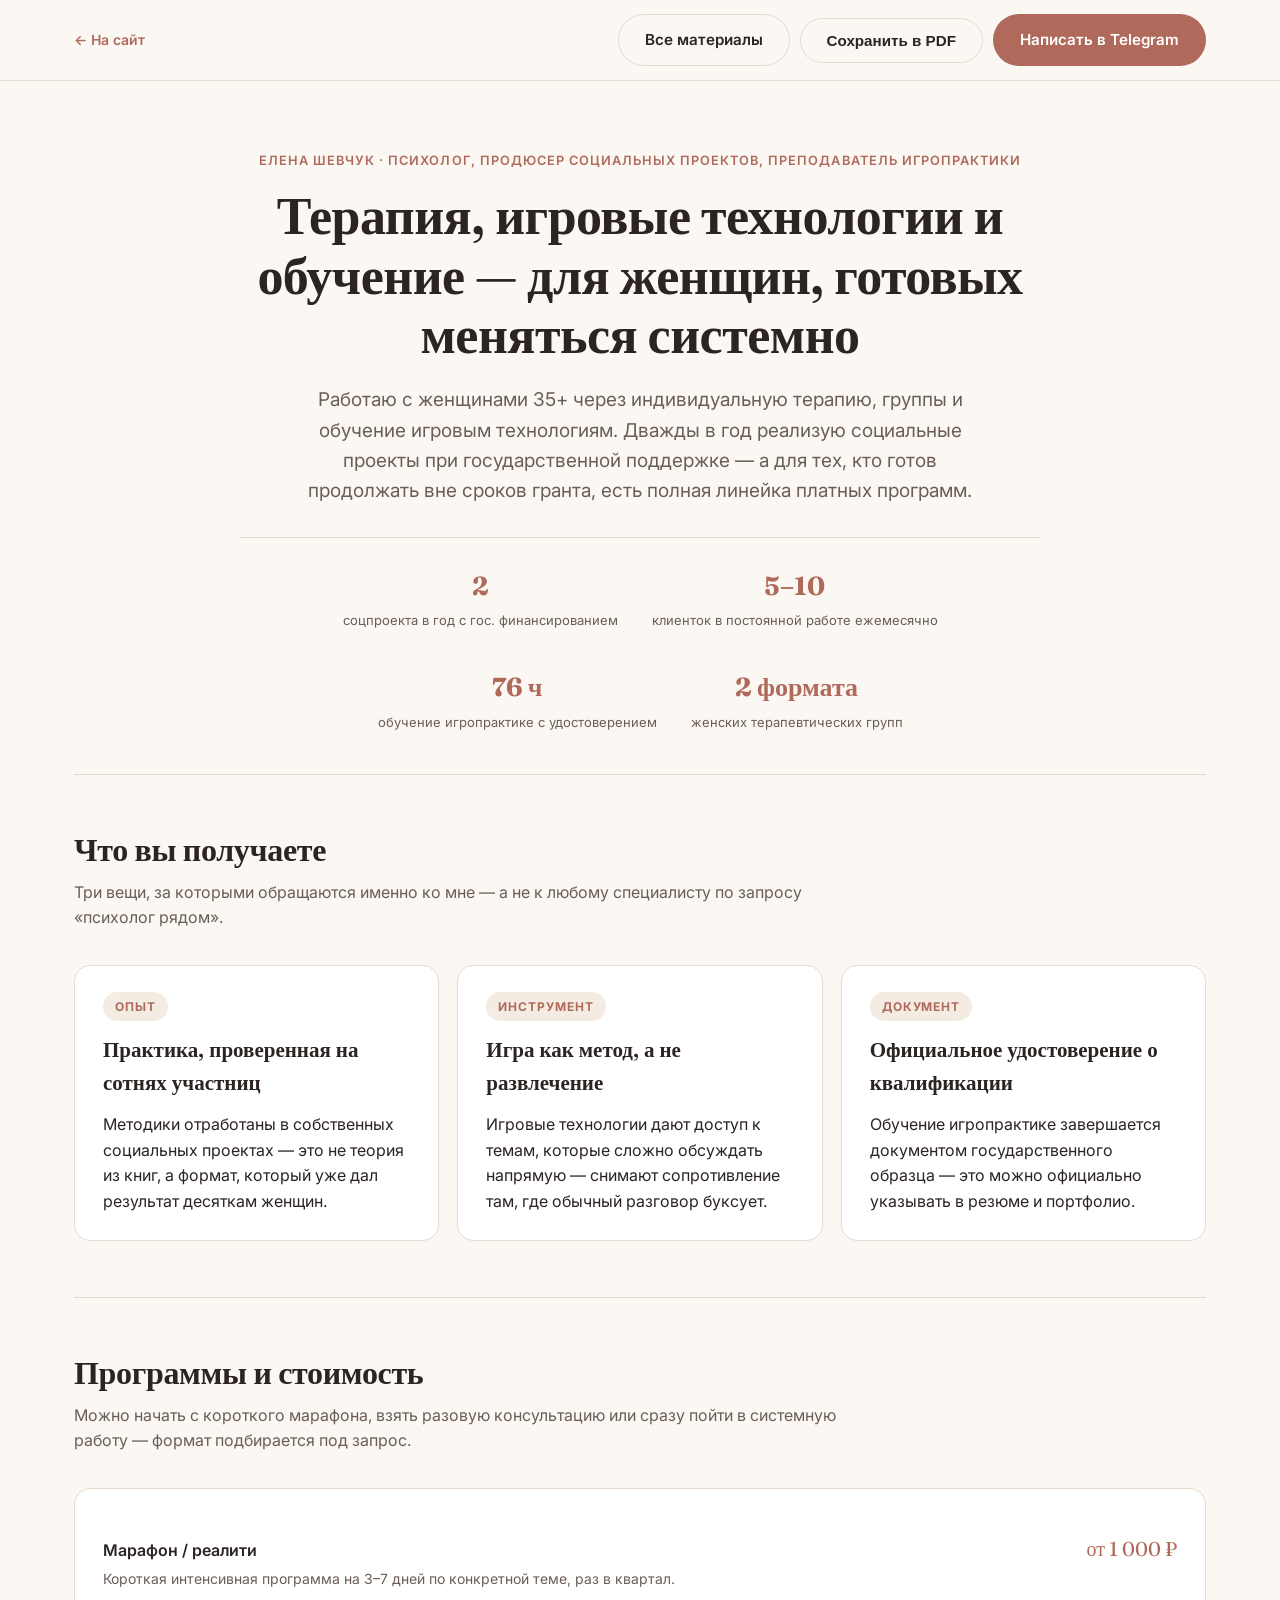
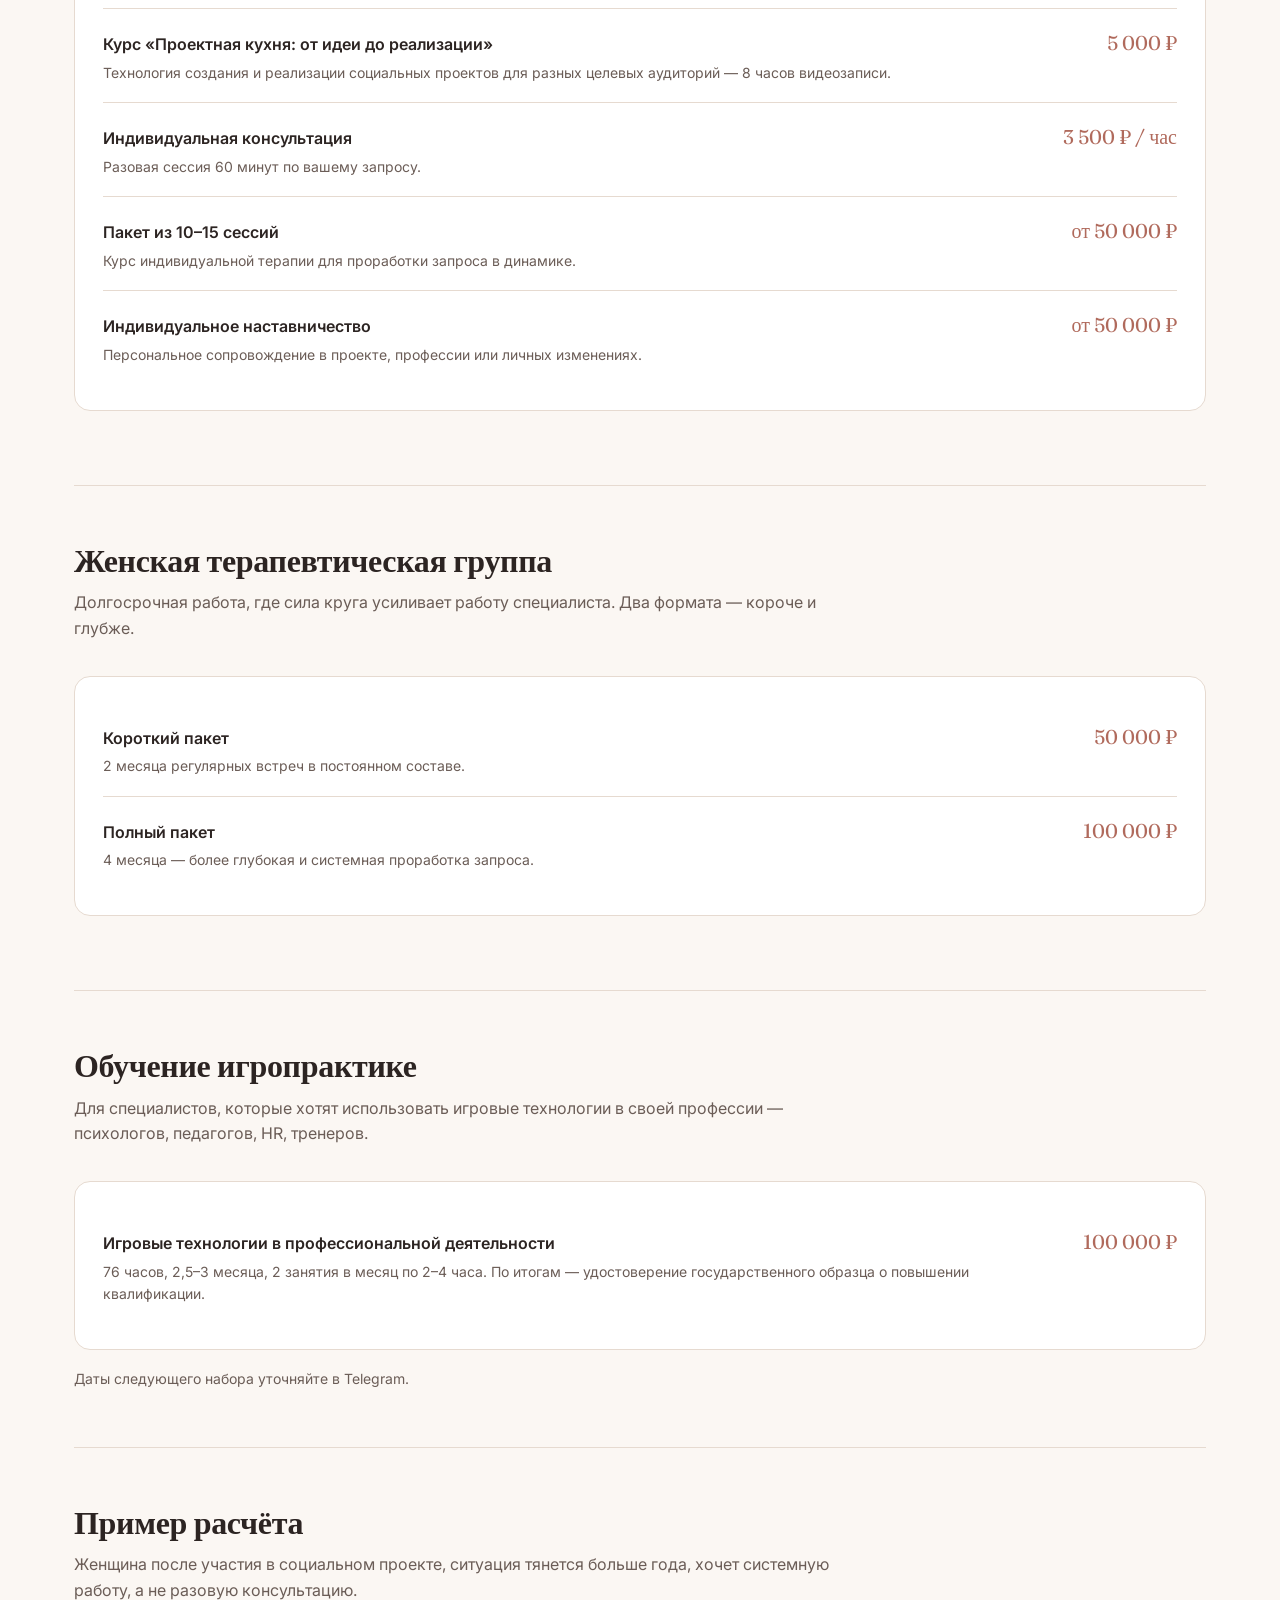
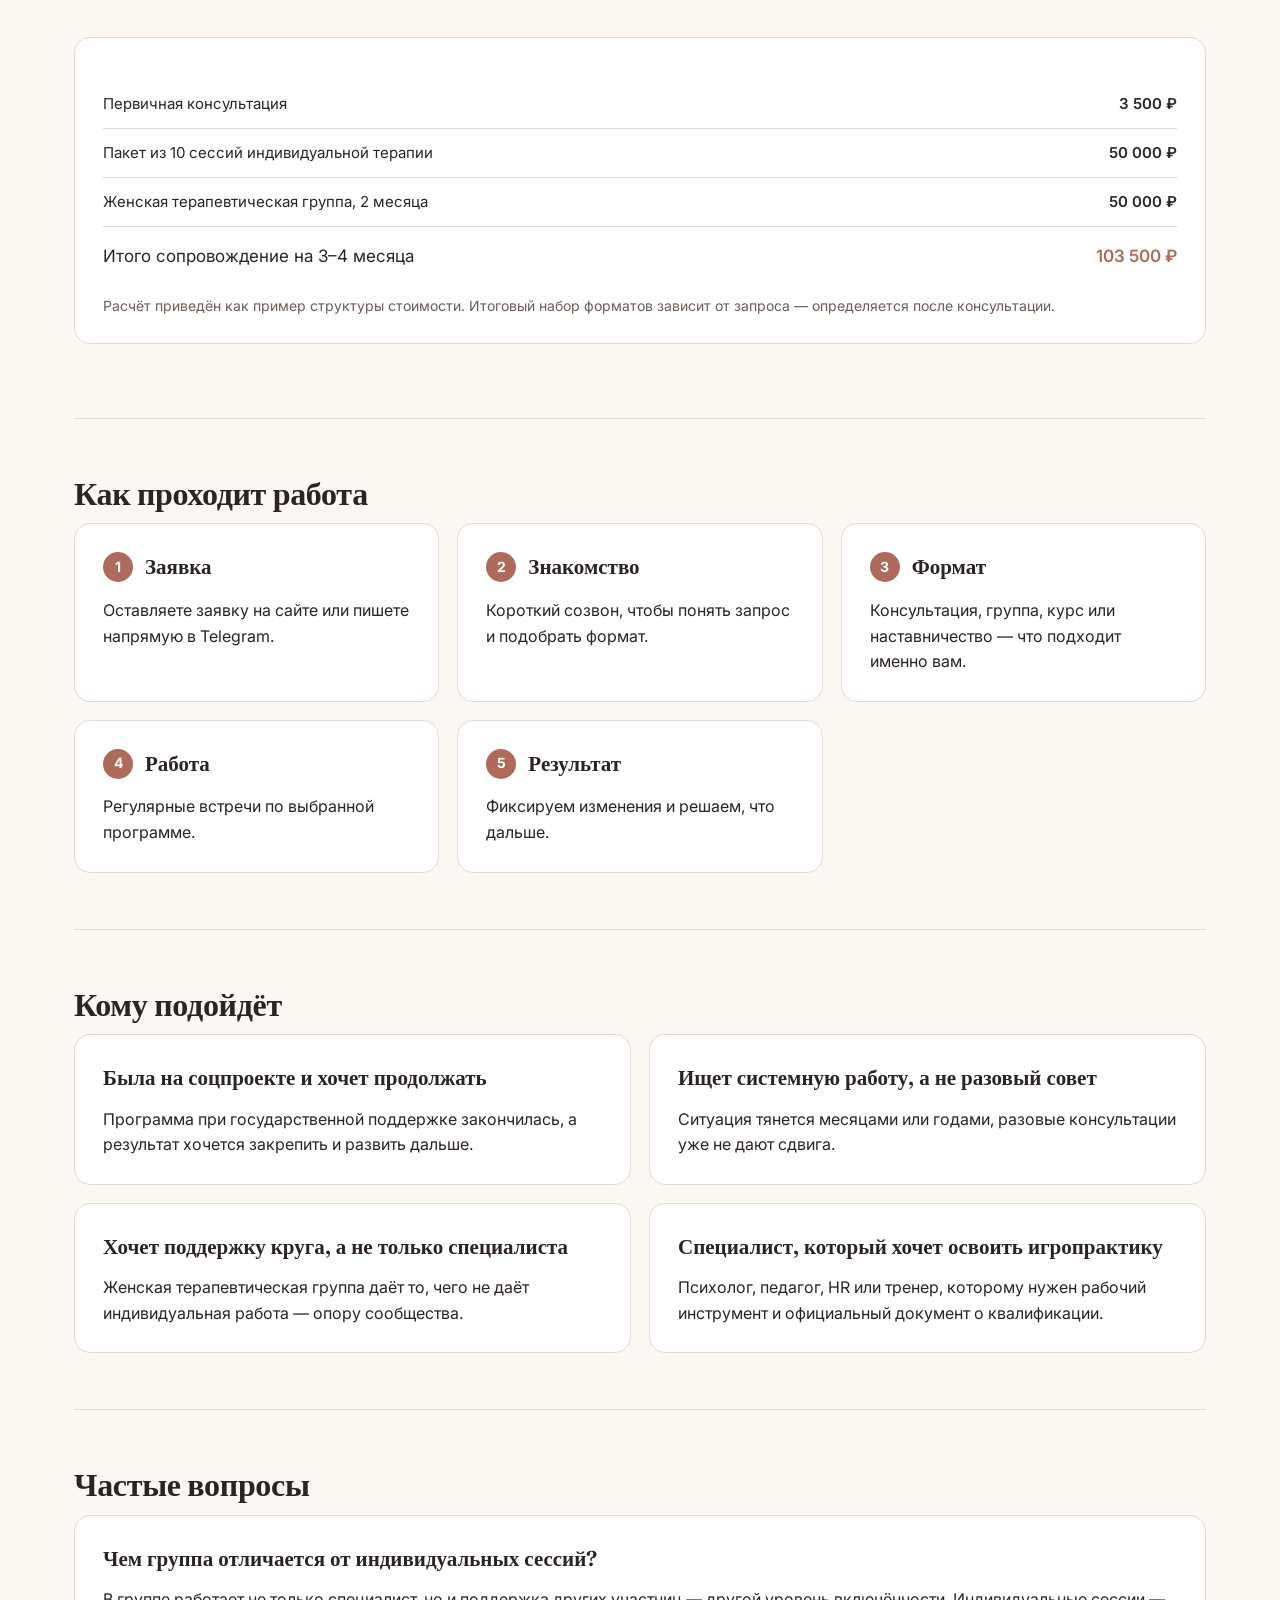
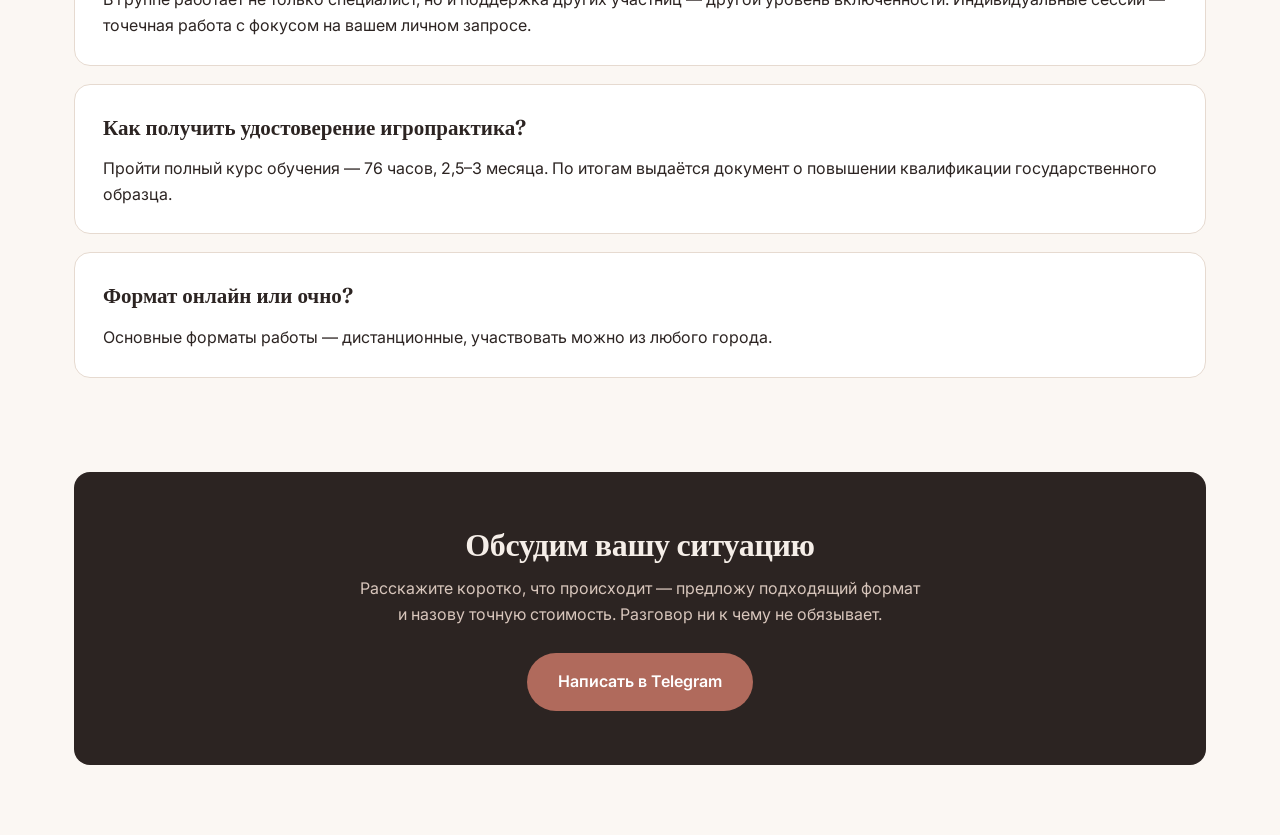
<file: presentation.html>
<!DOCTYPE html>
<html lang="ru">
<head>
<meta charset="UTF-8">
<meta name="viewport" content="width=device-width, initial-scale=1.0">
<title>Презентация программ — Елена Шевчук</title>
<link rel="canonical" href="https://elena-shevchuk.ru/presentation.html">
<meta name="description" content="Консультации, женские терапевтические группы, обучение игропрактике и наставничество. Что входит, сколько стоит и как проходит работа — на одной странице.">
<link rel="preconnect" href="https://fonts.googleapis.com">
<link rel="preconnect" href="https://fonts.gstatic.com" crossorigin>
<link href="https://fonts.googleapis.com/css2?family=Fraunces:opsz,wght@9..144,400;9..144,500;9..144,600;9..144,700&family=Inter:wght@400;500;600;700;800&display=swap" rel="stylesheet">
<link rel="stylesheet" href="styles.css">
<link rel="stylesheet" href="materials.css">
</head>
<body>

<div class="doc-bar">
  <div class="doc-bar__inner">
    <a href="index.html" class="doc-bar__back">← <span>На сайт</span></a>
    <div class="doc-bar__actions">
      <a href="materials.html" class="btn btn--ghost">Все материалы</a>
      <button class="btn btn--ghost" onclick="window.print()">Сохранить в PDF</button>
      <a href="https://t.me/elenashevchuk3536" target="_blank" rel="noopener" class="btn btn--primary">Написать в Telegram</a>
    </div>
  </div>
</div>

<div class="container">

  <section class="pitch">
    <p class="eyebrow eyebrow--center">Елена Шевчук · психолог, продюсер социальных проектов, преподаватель игропрактики</p>
    <h1>Терапия, игровые технологии и обучение — для женщин, готовых меняться системно</h1>
    <p class="pitch__lead">Работаю с женщинами 35+ через индивидуальную терапию, группы и обучение игровым технологиям. Дважды в год реализую социальные проекты при государственной поддержке — а для тех, кто готов продолжать вне сроков гранта, есть полная линейка платных программ.</p>
    <div class="pitch__meta">
      <div><b>2</b><span>соцпроекта в год с гос. финансированием</span></div>
      <div><b>5–10</b><span>клиенток в постоянной работе ежемесячно</span></div>
      <div><b>76 ч</b><span>обучение игропрактике с удостоверением</span></div>
      <div><b>2 формата</b><span>женских терапевтических групп</span></div>
    </div>
  </section>

  <section class="doc-section">
    <h2>Что вы получаете</h2>
    <p class="doc-section__lead">Три вещи, за которыми обращаются именно ко мне — а не к любому специалисту по запросу «психолог рядом».</p>
    <div class="grid-3">
      <div class="card">
        <span class="tag">Опыт</span>
        <p class="card__title">Практика, проверенная на сотнях участниц</p>
        <p>Методики отработаны в собственных социальных проектах — это не теория из книг, а формат, который уже дал результат десяткам женщин.</p>
      </div>
      <div class="card">
        <span class="tag">Инструмент</span>
        <p class="card__title">Игра как метод, а не развлечение</p>
        <p>Игровые технологии дают доступ к темам, которые сложно обсуждать напрямую — снимают сопротивление там, где обычный разговор буксует.</p>
      </div>
      <div class="card">
        <span class="tag">Документ</span>
        <p class="card__title">Официальное удостоверение о квалификации</p>
        <p>Обучение игропрактике завершается документом государственного образца — это можно официально указывать в резюме и портфолио.</p>
      </div>
    </div>
  </section>

  <section class="doc-section">
    <h2>Программы и стоимость</h2>
    <p class="doc-section__lead">Можно начать с короткого марафона, взять разовую консультацию или сразу пойти в системную работу — формат подбирается под запрос.</p>

    <div class="card">
      <div class="offer">
        <div>
          <span class="offer__name">Марафон / реалити</span>
          <span class="offer__desc">Короткая интенсивная программа на 3–7 дней по конкретной теме, раз в квартал.</span>
        </div>
        <span class="offer__price">от 1 000 ₽</span>
      </div>
      <div class="offer">
        <div>
          <span class="offer__name">Курс «Проектная кухня: от идеи до реализации»</span>
          <span class="offer__desc">Технология создания и реализации социальных проектов для разных целевых аудиторий — 8 часов видеозаписи.</span>
        </div>
        <span class="offer__price">5 000 ₽</span>
      </div>
      <div class="offer">
        <div>
          <span class="offer__name">Индивидуальная консультация</span>
          <span class="offer__desc">Разовая сессия 60 минут по вашему запросу.</span>
        </div>
        <span class="offer__price">3 500 ₽ / час</span>
      </div>
      <div class="offer">
        <div>
          <span class="offer__name">Пакет из 10–15 сессий</span>
          <span class="offer__desc">Курс индивидуальной терапии для проработки запроса в динамике.</span>
        </div>
        <span class="offer__price">от 50 000 ₽</span>
      </div>
      <div class="offer">
        <div>
          <span class="offer__name">Индивидуальное наставничество</span>
          <span class="offer__desc">Персональное сопровождение в проекте, профессии или личных изменениях.</span>
        </div>
        <span class="offer__price">от 50 000 ₽</span>
      </div>
    </div>
  </section>

  <section class="doc-section">
    <h2>Женская терапевтическая группа</h2>
    <p class="doc-section__lead">Долгосрочная работа, где сила круга усиливает работу специалиста. Два формата — короче и глубже.</p>
    <div class="card">
      <div class="offer">
        <div>
          <span class="offer__name">Короткий пакет</span>
          <span class="offer__desc">2 месяца регулярных встреч в постоянном составе.</span>
        </div>
        <span class="offer__price">50 000 ₽</span>
      </div>
      <div class="offer">
        <div>
          <span class="offer__name">Полный пакет</span>
          <span class="offer__desc">4 месяца — более глубокая и системная проработка запроса.</span>
        </div>
        <span class="offer__price">100 000 ₽</span>
      </div>
    </div>
  </section>

  <section class="doc-section">
    <h2>Обучение игропрактике</h2>
    <p class="doc-section__lead">Для специалистов, которые хотят использовать игровые технологии в своей профессии — психологов, педагогов, HR, тренеров.</p>
    <div class="card">
      <div class="offer">
        <div>
          <span class="offer__name">Игровые технологии в профессиональной деятельности</span>
          <span class="offer__desc">76 часов, 2,5–3 месяца, 2 занятия в месяц по 2–4 часа. По итогам — удостоверение государственного образца о повышении квалификации.</span>
        </div>
        <span class="offer__price">100 000 ₽</span>
      </div>
    </div>
    <p class="card__note" style="margin-top:14px">Даты следующего набора уточняйте в Telegram.</p>
  </section>

  <section class="doc-section">
    <h2>Пример расчёта</h2>
    <p class="doc-section__lead">Женщина после участия в социальном проекте, ситуация тянется больше года, хочет системную работу, а не разовую консультацию.</p>
    <div class="card">
      <table class="calc">
        <tr><td>Первичная консультация</td><td>3 500 ₽</td></tr>
        <tr><td>Пакет из 10 сессий индивидуальной терапии</td><td>50 000 ₽</td></tr>
        <tr><td>Женская терапевтическая группа, 2 месяца</td><td>50 000 ₽</td></tr>
        <tr><td>Итого сопровождение на 3–4 месяца</td><td>103 500 ₽</td></tr>
      </table>
      <p class="card__note">Расчёт приведён как пример структуры стоимости. Итоговый набор форматов зависит от запроса — определяется после консультации.</p>
    </div>
  </section>

  <section class="doc-section">
    <h2>Как проходит работа</h2>
    <div class="grid-3">
      <div class="card">
        <div class="card__head"><span class="card__step">1</span><p class="card__title">Заявка</p></div>
        <p>Оставляете заявку на сайте или пишете напрямую в Telegram.</p>
      </div>
      <div class="card">
        <div class="card__head"><span class="card__step">2</span><p class="card__title">Знакомство</p></div>
        <p>Короткий созвон, чтобы понять запрос и подобрать формат.</p>
      </div>
      <div class="card">
        <div class="card__head"><span class="card__step">3</span><p class="card__title">Формат</p></div>
        <p>Консультация, группа, курс или наставничество — что подходит именно вам.</p>
      </div>
      <div class="card">
        <div class="card__head"><span class="card__step">4</span><p class="card__title">Работа</p></div>
        <p>Регулярные встречи по выбранной программе.</p>
      </div>
      <div class="card">
        <div class="card__head"><span class="card__step">5</span><p class="card__title">Результат</p></div>
        <p>Фиксируем изменения и решаем, что дальше.</p>
      </div>
    </div>
  </section>

  <section class="doc-section">
    <h2>Кому подойдёт</h2>
    <div class="grid-2">
      <div class="card">
        <p class="card__title">Была на соцпроекте и хочет продолжать</p>
        <p>Программа при государственной поддержке закончилась, а результат хочется закрепить и развить дальше.</p>
      </div>
      <div class="card">
        <p class="card__title">Ищет системную работу, а не разовый совет</p>
        <p>Ситуация тянется месяцами или годами, разовые консультации уже не дают сдвига.</p>
      </div>
      <div class="card">
        <p class="card__title">Хочет поддержку круга, а не только специалиста</p>
        <p>Женская терапевтическая группа даёт то, чего не даёт индивидуальная работа — опору сообщества.</p>
      </div>
      <div class="card">
        <p class="card__title">Специалист, который хочет освоить игропрактику</p>
        <p>Психолог, педагог, HR или тренер, которому нужен рабочий инструмент и официальный документ о квалификации.</p>
      </div>
    </div>
  </section>

  <section class="doc-section">
    <h2>Частые вопросы</h2>
    <div class="card">
      <p class="card__title">Чем группа отличается от индивидуальных сессий?</p>
      <p>В группе работает не только специалист, но и поддержка других участниц — другой уровень включённости. Индивидуальные сессии — точечная работа с фокусом на вашем личном запросе.</p>
    </div>
    <div class="card">
      <p class="card__title">Как получить удостоверение игропрактика?</p>
      <p>Пройти полный курс обучения — 76 часов, 2,5–3 месяца. По итогам выдаётся документ о повышении квалификации государственного образца.</p>
    </div>
    <div class="card">
      <p class="card__title">Формат онлайн или очно?</p>
      <p>Основные форматы работы — дистанционные, участвовать можно из любого города.</p>
    </div>
  </section>

  <div class="cta-final">
    <h2>Обсудим вашу ситуацию</h2>
    <p>Расскажите коротко, что происходит — предложу подходящий формат и назову точную стоимость. Разговор ни к чему не обязывает.</p>
    <a href="https://t.me/elenashevchuk3536" target="_blank" rel="noopener" class="btn btn--primary btn--lg">Написать в Telegram</a>
  </div>

</div>

</body>
</html>
</file>
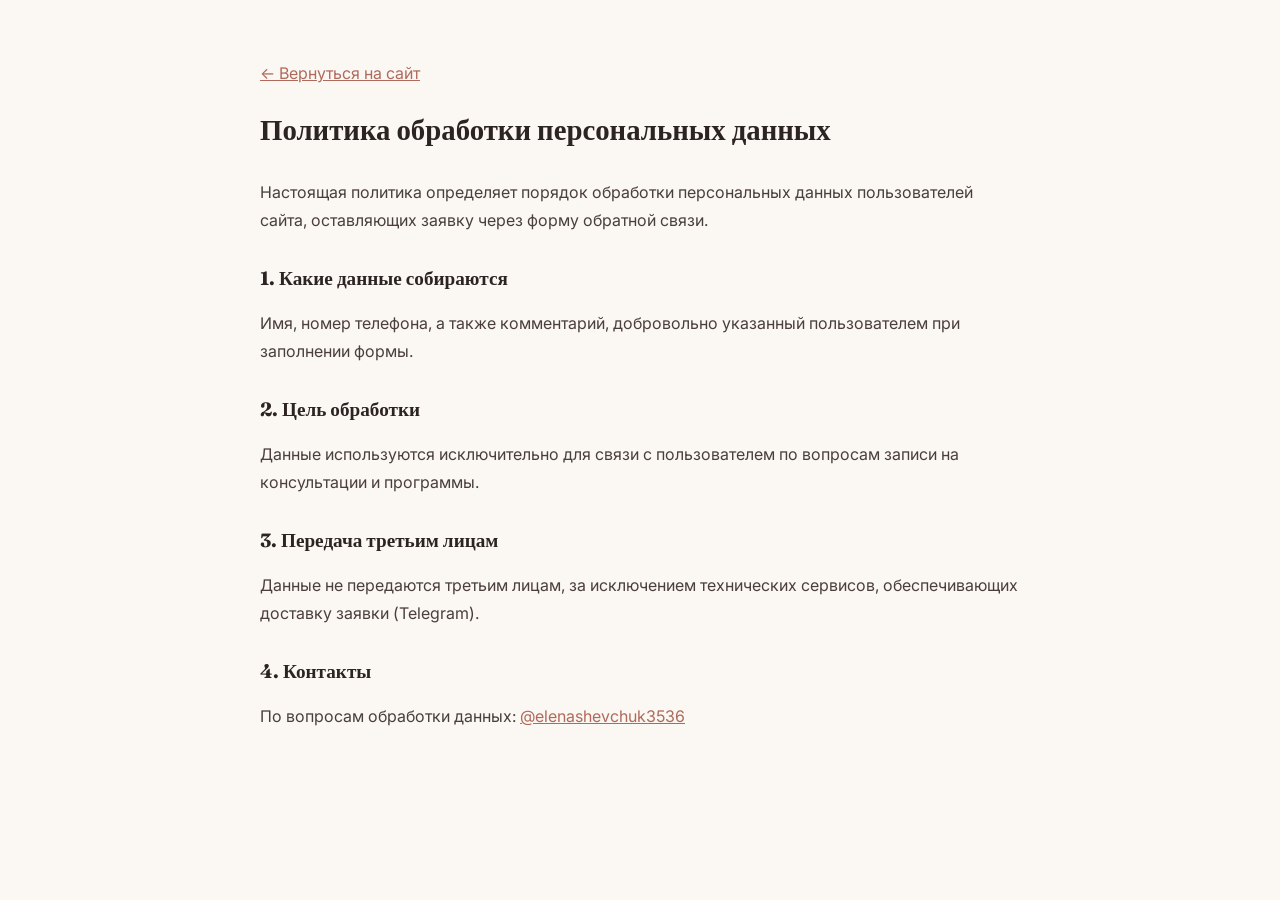
<file: privacy.html>
<!DOCTYPE html>
<html lang="ru">
<head>
<meta charset="UTF-8">
<meta name="viewport" content="width=device-width, initial-scale=1.0">
<title>Политика обработки персональных данных — Елена Шевчук</title>
<link rel="canonical" href="https://elena-shevchuk.ru/privacy.html">
<link href="https://fonts.googleapis.com/css2?family=Fraunces:opsz,wght@9..144,600&family=Inter:wght@400;600&display=swap" rel="stylesheet">
<style>
  body { font-family: 'Inter', sans-serif; max-width: 760px; margin: 0 auto; padding: 60px 24px; color: #2c2422; background: #fbf7f3; line-height: 1.7; }
  h1 { font-family: 'Fraunces', serif; font-size: 1.8rem; margin-bottom: 24px; }
  h2 { font-family: 'Fraunces', serif; font-size: 1.2rem; margin: 28px 0 10px; }
  a { color: #b06a5c; }
  p { color: #4a3f3a; margin-bottom: 12px; }
</style>
</head>
<body>
  <a href="index.html">← Вернуться на сайт</a>
  <h1>Политика обработки персональных данных</h1>
  <p>Настоящая политика определяет порядок обработки персональных данных пользователей сайта, оставляющих заявку через форму обратной связи.</p>
  <h2>1. Какие данные собираются</h2>
  <p>Имя, номер телефона, а также комментарий, добровольно указанный пользователем при заполнении формы.</p>
  <h2>2. Цель обработки</h2>
  <p>Данные используются исключительно для связи с пользователем по вопросам записи на консультации и программы.</p>
  <h2>3. Передача третьим лицам</h2>
  <p>Данные не передаются третьим лицам, за исключением технических сервисов, обеспечивающих доставку заявки (Telegram).</p>
  <h2>4. Контакты</h2>
  <p>По вопросам обработки данных: <a href="https://t.me/elenashevchuk3536">@elenashevchuk3536</a></p>
</body>
</html>
</file>
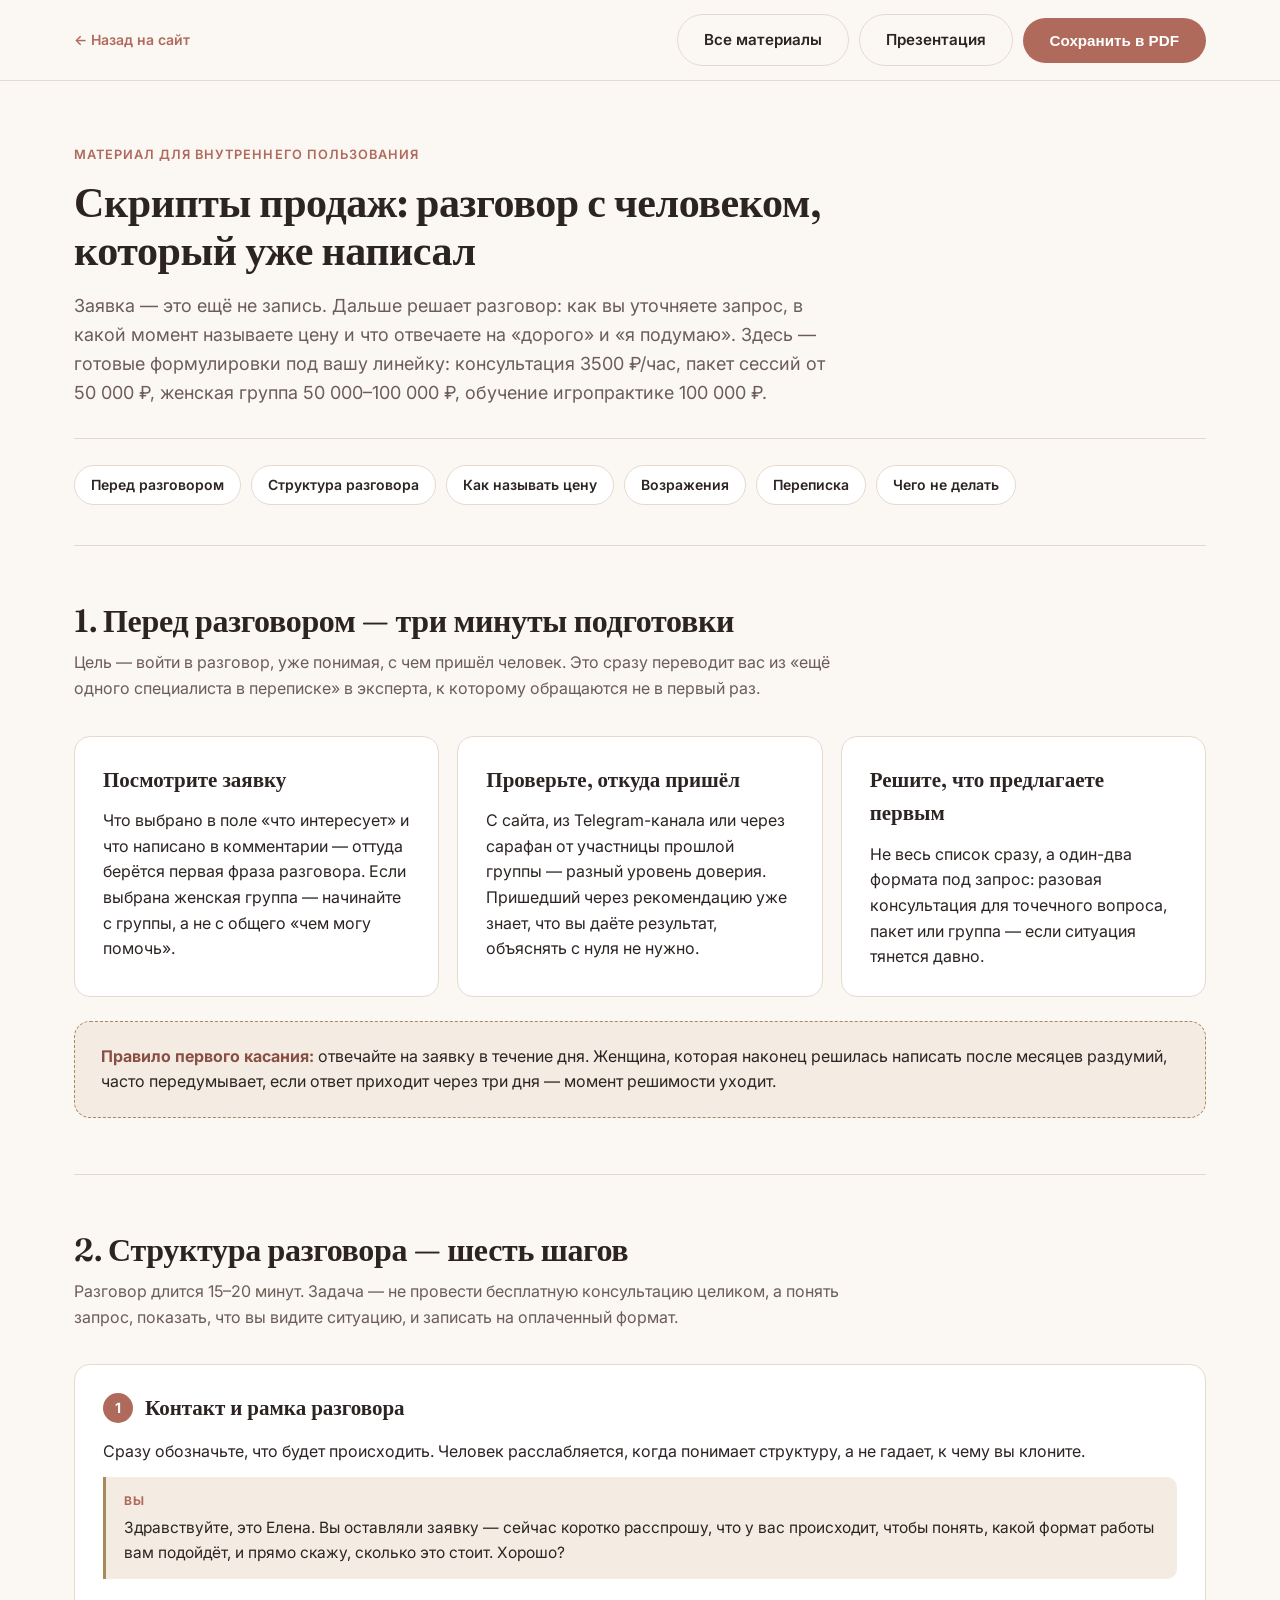
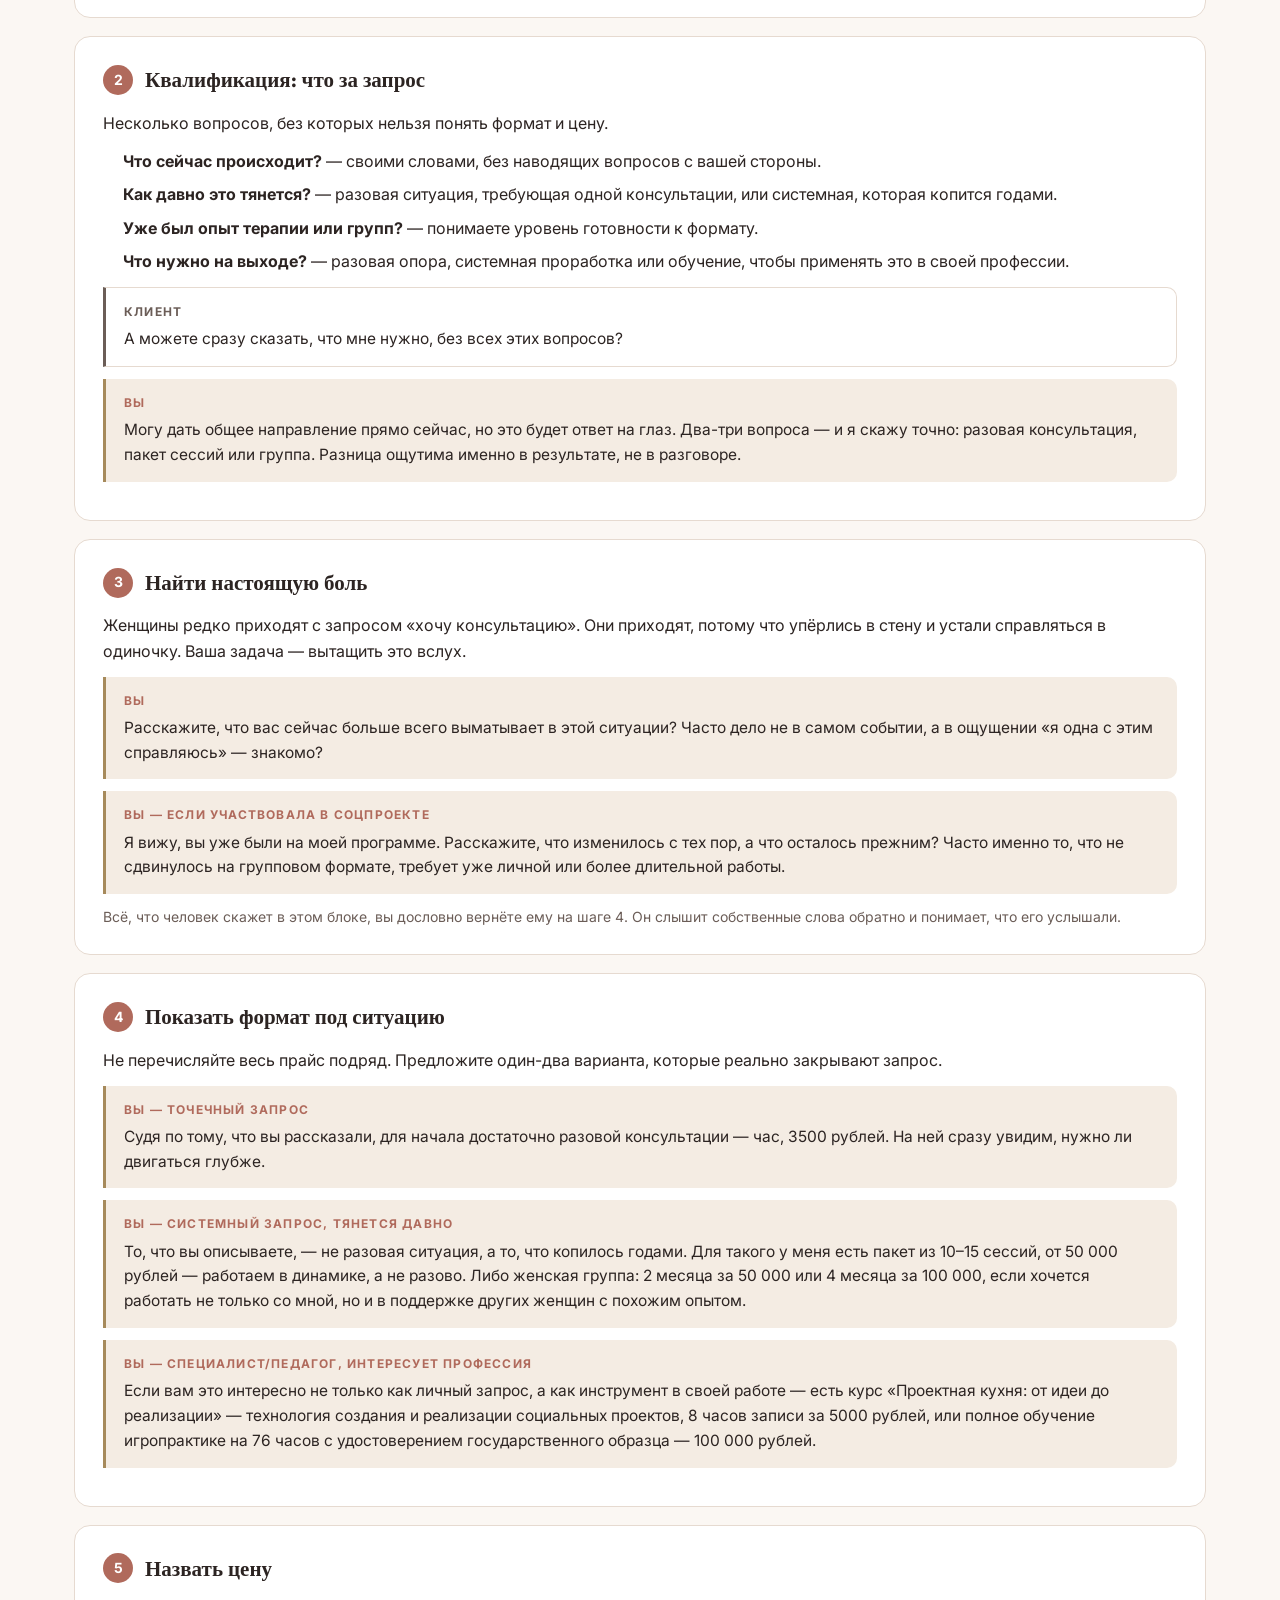
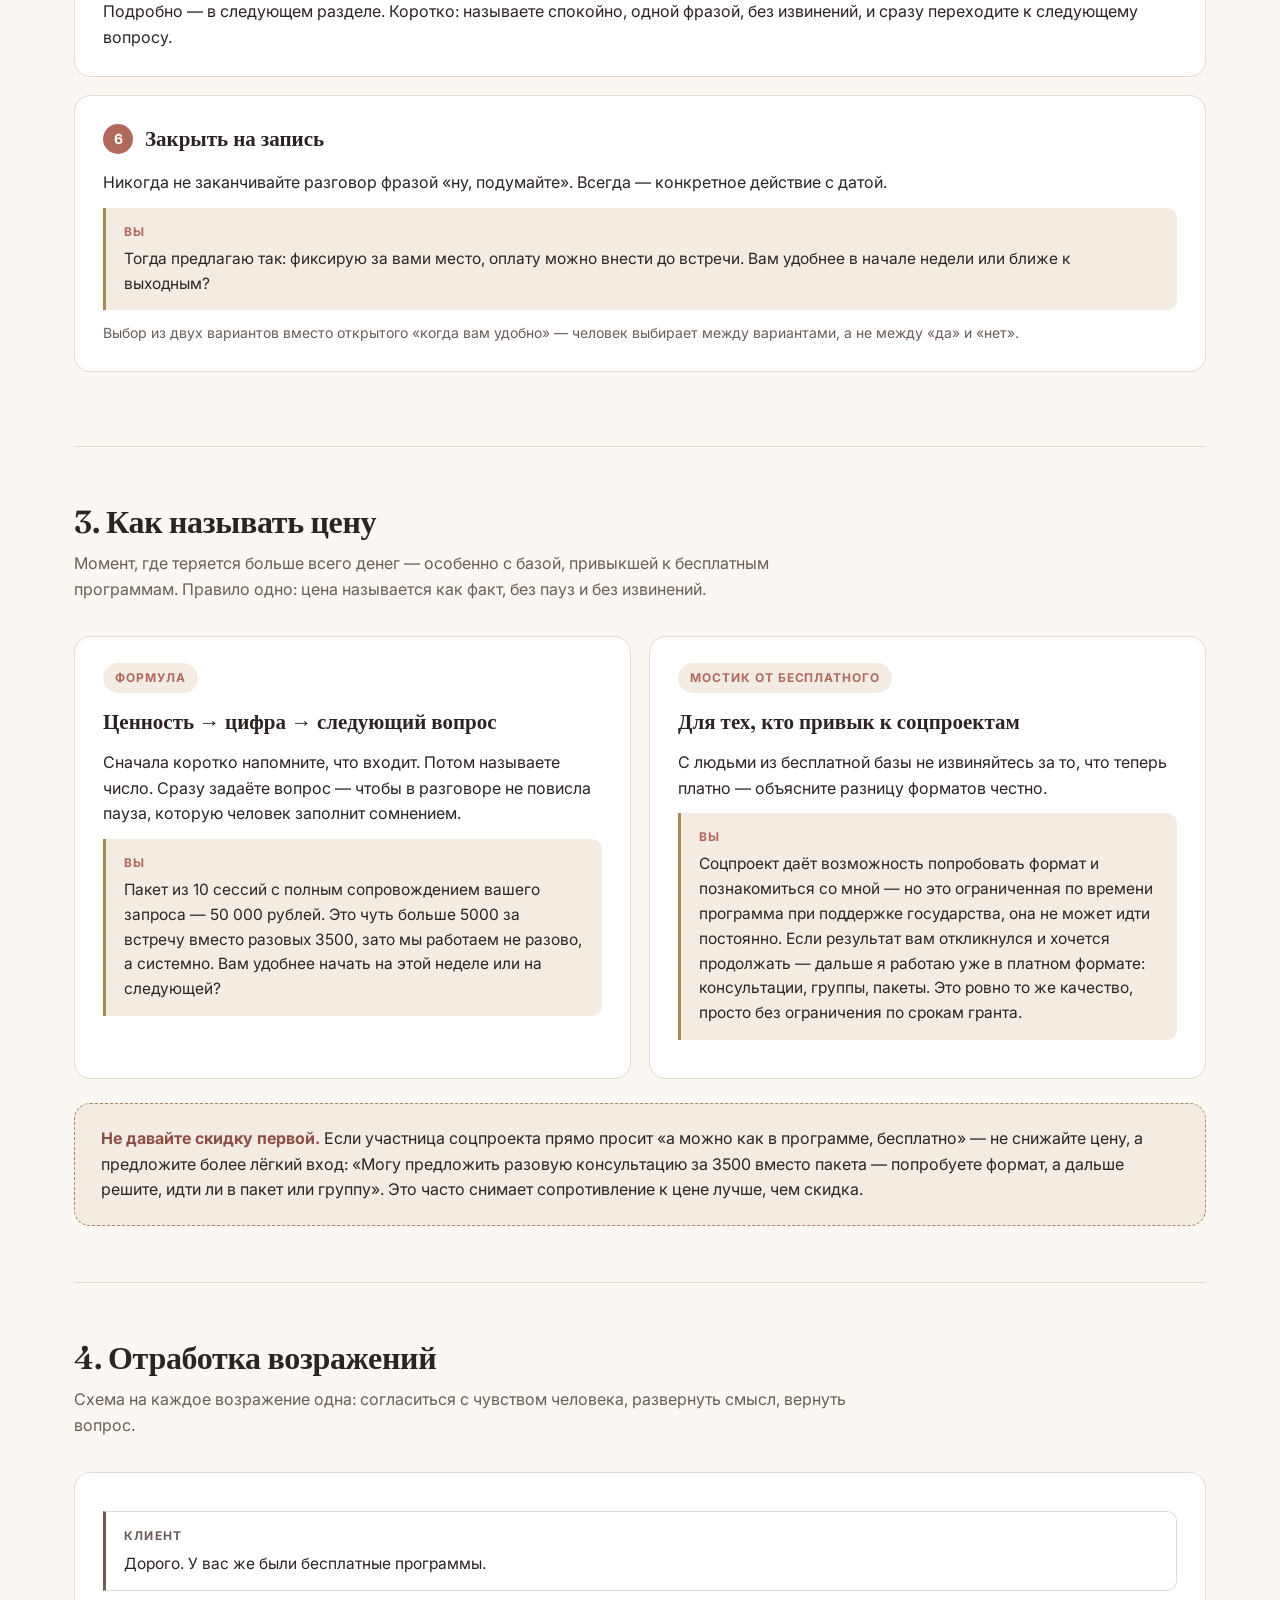
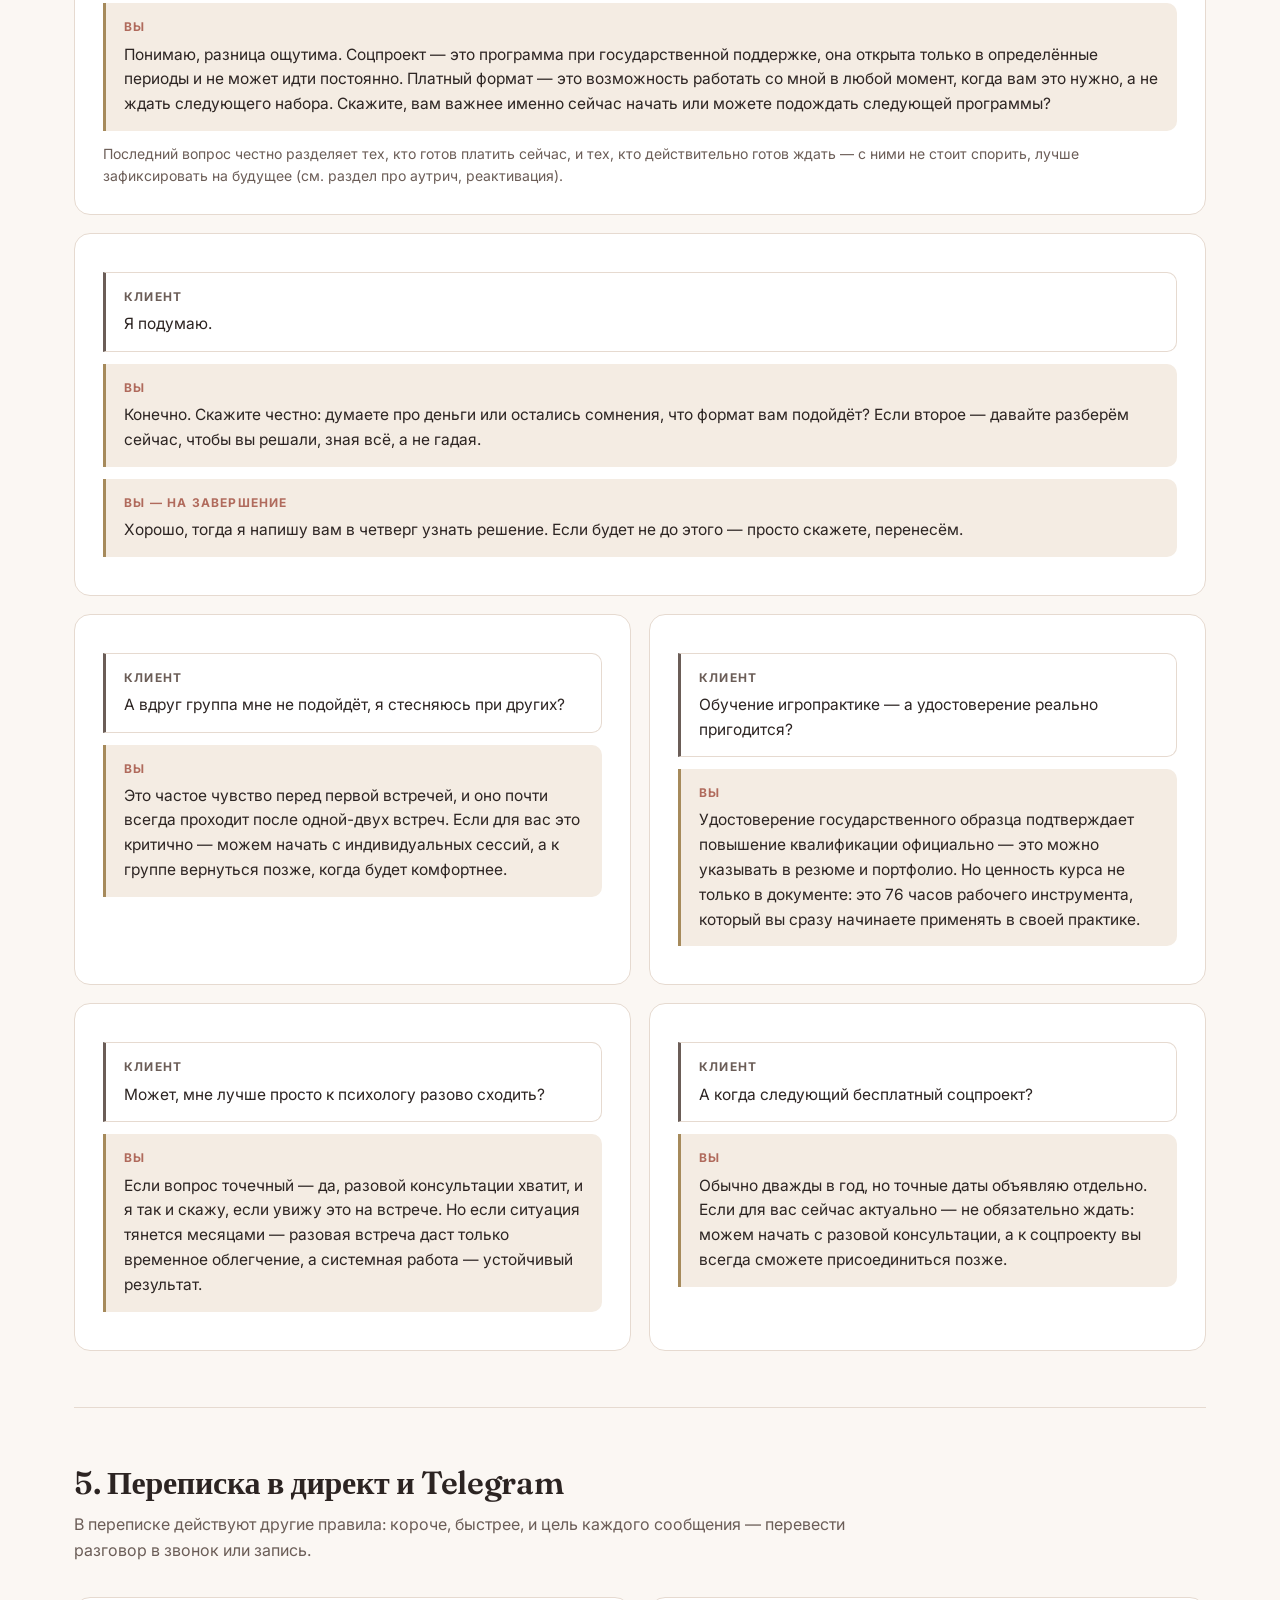
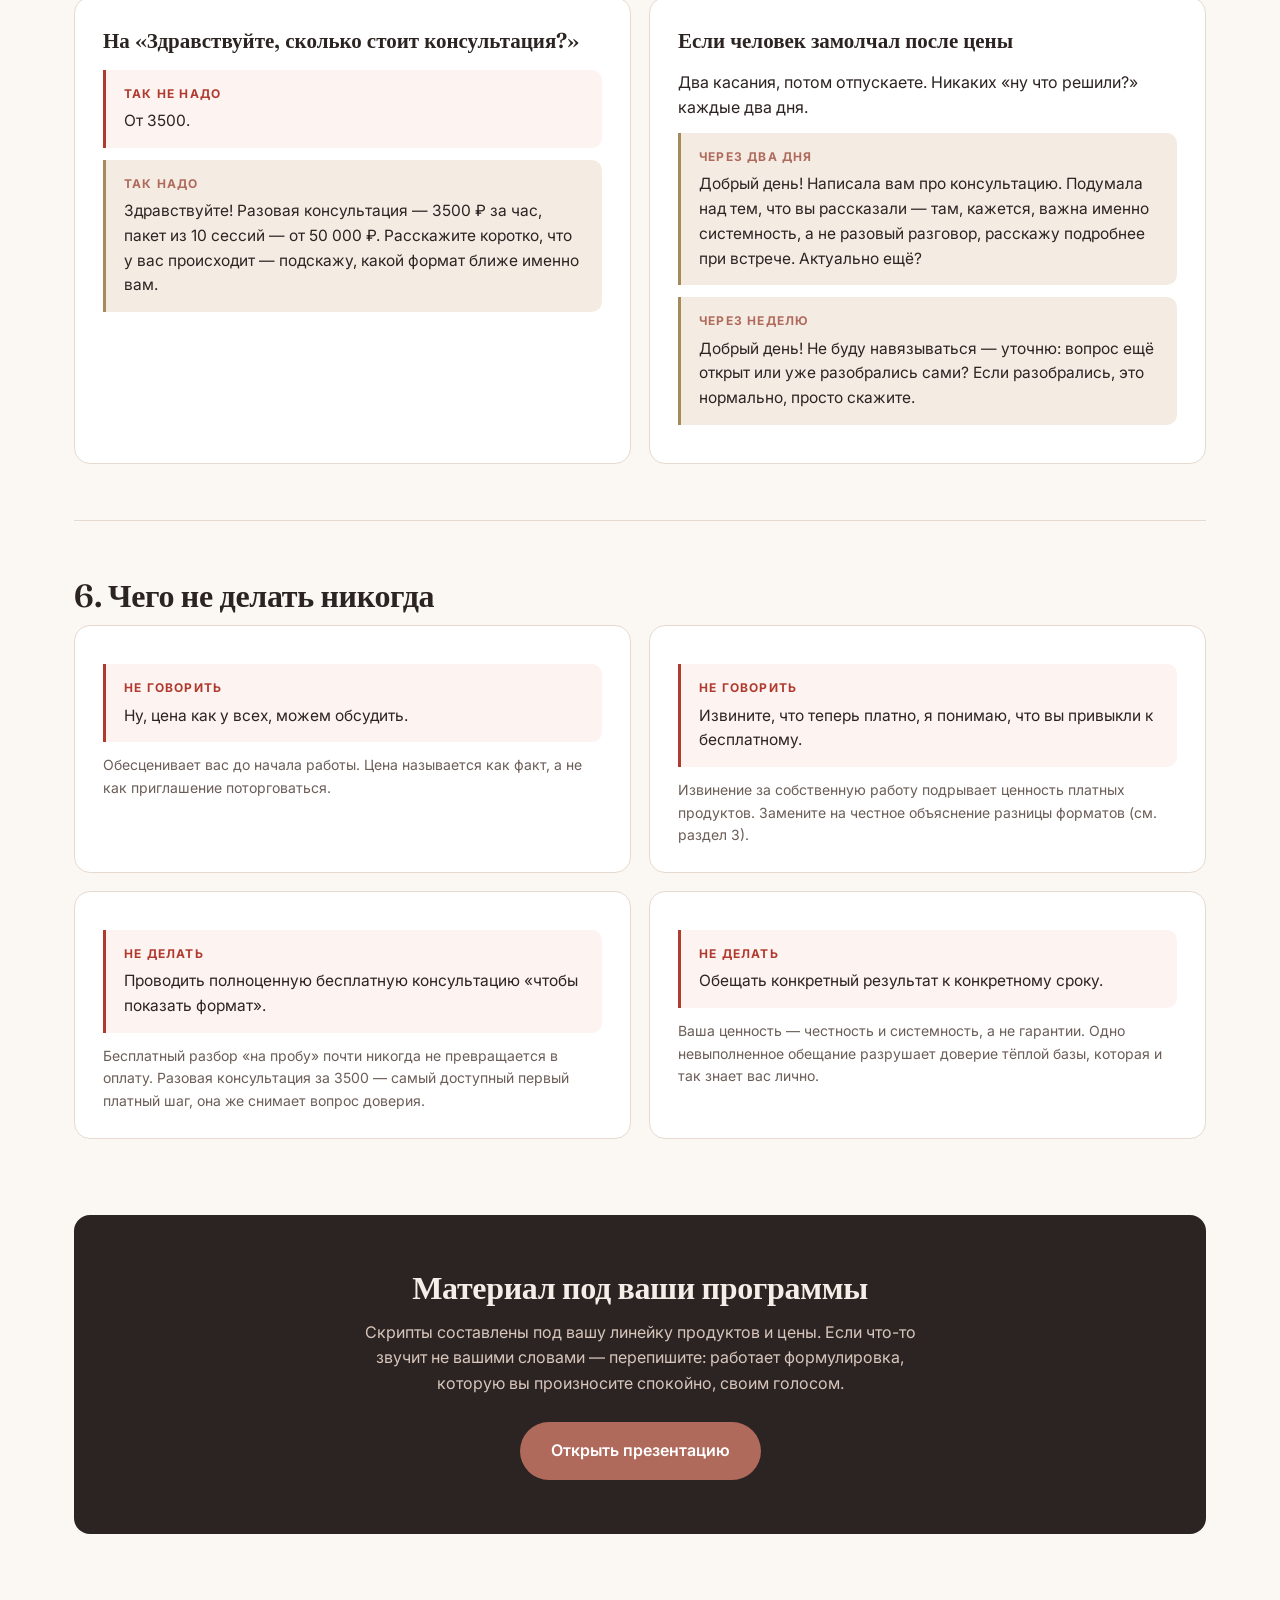
<file: scripts.html>
<!DOCTYPE html>
<html lang="ru">
<head>
<meta charset="UTF-8">
<meta name="viewport" content="width=device-width, initial-scale=1.0">
<title>Скрипты продаж — Елена Шевчук</title>
<meta name="description" content="Что говорить в переписке и на звонке, когда человек уже оставил заявку: структура разговора, как называть цену, отработка возражений.">
<meta name="robots" content="noindex">
<link rel="preconnect" href="https://fonts.googleapis.com">
<link rel="preconnect" href="https://fonts.gstatic.com" crossorigin>
<link href="https://fonts.googleapis.com/css2?family=Fraunces:opsz,wght@9..144,400;9..144,500;9..144,600;9..144,700&family=Inter:wght@400;500;600;700;800&display=swap" rel="stylesheet">
<link rel="stylesheet" href="styles.css">
<link rel="stylesheet" href="materials.css">
</head>
<body>

<div class="doc-bar">
  <div class="doc-bar__inner">
    <a href="index.html" class="doc-bar__back">← <span>Назад на сайт</span></a>
    <div class="doc-bar__actions">
      <a href="materials.html" class="btn btn--ghost">Все материалы</a>
      <a href="presentation.html" class="btn btn--ghost">Презентация</a>
      <button class="btn btn--primary" onclick="window.print()">Сохранить в PDF</button>
    </div>
  </div>
</div>

<div class="container">

  <section class="doc-hero">
    <p class="eyebrow">Материал для внутреннего пользования</p>
    <h1>Скрипты продаж: разговор с человеком, который уже написал</h1>
    <p class="doc-hero__lead">Заявка — это ещё не запись. Дальше решает разговор: как вы уточняете запрос, в какой момент называете цену и что отвечаете на «дорого» и «я подумаю». Здесь — готовые формулировки под вашу линейку: консультация 3500 ₽/час, пакет сессий от 50 000 ₽, женская группа 50 000–100 000 ₽, обучение игропрактике 100 000 ₽.</p>
    <nav class="toc">
      <a href="#prep">Перед разговором</a>
      <a href="#call">Структура разговора</a>
      <a href="#price">Как называть цену</a>
      <a href="#objections">Возражения</a>
      <a href="#chat">Переписка</a>
      <a href="#stop">Чего не делать</a>
    </nav>
  </section>

  <section class="doc-section" id="prep">
    <h2>1. Перед разговором — три минуты подготовки</h2>
    <p class="doc-section__lead">Цель — войти в разговор, уже понимая, с чем пришёл человек. Это сразу переводит вас из «ещё одного специалиста в переписке» в эксперта, к которому обращаются не в первый раз.</p>

    <div class="grid-3">
      <div class="card">
        <p class="card__title">Посмотрите заявку</p>
        <p>Что выбрано в поле «что интересует» и что написано в комментарии — оттуда берётся первая фраза разговора. Если выбрана женская группа — начинайте с группы, а не с общего «чем могу помочь».</p>
      </div>
      <div class="card">
        <p class="card__title">Проверьте, откуда пришёл</p>
        <p>С сайта, из Telegram-канала или через сарафан от участницы прошлой группы — разный уровень доверия. Пришедший через рекомендацию уже знает, что вы даёте результат, объяснять с нуля не нужно.</p>
      </div>
      <div class="card">
        <p class="card__title">Решите, что предлагаете первым</p>
        <p>Не весь список сразу, а один-два формата под запрос: разовая консультация для точечного вопроса, пакет или группа — если ситуация тянется давно.</p>
      </div>
    </div>

    <div class="tip">
      <strong>Правило первого касания:</strong> отвечайте на заявку в течение дня. Женщина, которая наконец решилась написать после месяцев раздумий, часто передумывает, если ответ приходит через три дня — момент решимости уходит.
    </div>
  </section>

  <section class="doc-section" id="call">
    <h2>2. Структура разговора — шесть шагов</h2>
    <p class="doc-section__lead">Разговор длится 15–20 минут. Задача — не провести бесплатную консультацию целиком, а понять запрос, показать, что вы видите ситуацию, и записать на оплаченный формат.</p>

    <div class="card">
      <div class="card__head"><span class="card__step">1</span><p class="card__title">Контакт и рамка разговора</p></div>
      <p>Сразу обозначьте, что будет происходить. Человек расслабляется, когда понимает структуру, а не гадает, к чему вы клоните.</p>
      <div class="say">
        <span class="say__who">Вы</span>
        Здравствуйте, это Елена. Вы оставляли заявку — сейчас коротко расспрошу, что у вас происходит, чтобы понять, какой формат работы вам подойдёт, и прямо скажу, сколько это стоит. Хорошо?
      </div>
    </div>

    <div class="card">
      <div class="card__head"><span class="card__step">2</span><p class="card__title">Квалификация: что за запрос</p></div>
      <p>Несколько вопросов, без которых нельзя понять формат и цену.</p>
      <ul class="ul">
        <li><b>Что сейчас происходит?</b> — своими словами, без наводящих вопросов с вашей стороны.</li>
        <li><b>Как давно это тянется?</b> — разовая ситуация, требующая одной консультации, или системная, которая копится годами.</li>
        <li><b>Уже был опыт терапии или групп?</b> — понимаете уровень готовности к формату.</li>
        <li><b>Что нужно на выходе?</b> — разовая опора, системная проработка или обучение, чтобы применять это в своей профессии.</li>
      </ul>
      <div class="say say--client">
        <span class="say__who">Клиент</span>
        А можете сразу сказать, что мне нужно, без всех этих вопросов?
      </div>
      <div class="say">
        <span class="say__who">Вы</span>
        Могу дать общее направление прямо сейчас, но это будет ответ на глаз. Два-три вопроса — и я скажу точно: разовая консультация, пакет сессий или группа. Разница ощутима именно в результате, не в разговоре.
      </div>
    </div>

    <div class="card">
      <div class="card__head"><span class="card__step">3</span><p class="card__title">Найти настоящую боль</p></div>
      <p>Женщины редко приходят с запросом «хочу консультацию». Они приходят, потому что упёрлись в стену и устали справляться в одиночку. Ваша задача — вытащить это вслух.</p>
      <div class="say">
        <span class="say__who">Вы</span>
        Расскажите, что вас сейчас больше всего выматывает в этой ситуации? Часто дело не в самом событии, а в ощущении «я одна с этим справляюсь» — знакомо?
      </div>
      <div class="say">
        <span class="say__who">Вы — если участвовала в соцпроекте</span>
        Я вижу, вы уже были на моей программе. Расскажите, что изменилось с тех пор, а что осталось прежним? Часто именно то, что не сдвинулось на групповом формате, требует уже личной или более длительной работы.
      </div>
      <p class="card__note">Всё, что человек скажет в этом блоке, вы дословно вернёте ему на шаге 4. Он слышит собственные слова обратно и понимает, что его услышали.</p>
    </div>

    <div class="card">
      <div class="card__head"><span class="card__step">4</span><p class="card__title">Показать формат под ситуацию</p></div>
      <p>Не перечисляйте весь прайс подряд. Предложите один-два варианта, которые реально закрывают запрос.</p>
      <div class="say">
        <span class="say__who">Вы — точечный запрос</span>
        Судя по тому, что вы рассказали, для начала достаточно разовой консультации — час, 3500 рублей. На ней сразу увидим, нужно ли двигаться глубже.
      </div>
      <div class="say">
        <span class="say__who">Вы — системный запрос, тянется давно</span>
        То, что вы описываете, — не разовая ситуация, а то, что копилось годами. Для такого у меня есть пакет из 10–15 сессий, от 50 000 рублей — работаем в динамике, а не разово. Либо женская группа: 2 месяца за 50 000 или 4 месяца за 100 000, если хочется работать не только со мной, но и в поддержке других женщин с похожим опытом.
      </div>
      <div class="say">
        <span class="say__who">Вы — специалист/педагог, интересует профессия</span>
        Если вам это интересно не только как личный запрос, а как инструмент в своей работе — есть курс «Проектная кухня: от идеи до реализации» — технология создания и реализации социальных проектов, 8 часов записи за 5000 рублей, или полное обучение игропрактике на 76 часов с удостоверением государственного образца — 100 000 рублей.
      </div>
    </div>

    <div class="card">
      <div class="card__head"><span class="card__step">5</span><p class="card__title">Назвать цену</p></div>
      <p>Подробно — в следующем разделе. Коротко: называете спокойно, одной фразой, без извинений, и сразу переходите к следующему вопросу.</p>
    </div>

    <div class="card">
      <div class="card__head"><span class="card__step">6</span><p class="card__title">Закрыть на запись</p></div>
      <p>Никогда не заканчивайте разговор фразой «ну, подумайте». Всегда — конкретное действие с датой.</p>
      <div class="say">
        <span class="say__who">Вы</span>
        Тогда предлагаю так: фиксирую за вами место, оплату можно внести до встречи. Вам удобнее в начале недели или ближе к выходным?
      </div>
      <p class="card__note">Выбор из двух вариантов вместо открытого «когда вам удобно» — человек выбирает между вариантами, а не между «да» и «нет».</p>
    </div>
  </section>

  <section class="doc-section" id="price">
    <h2>3. Как называть цену</h2>
    <p class="doc-section__lead">Момент, где теряется больше всего денег — особенно с базой, привыкшей к бесплатным программам. Правило одно: цена называется как факт, без пауз и без извинений.</p>

    <div class="grid-2">
      <div class="card">
        <span class="tag">Формула</span>
        <p class="card__title">Ценность → цифра → следующий вопрос</p>
        <p>Сначала коротко напомните, что входит. Потом называете число. Сразу задаёте вопрос — чтобы в разговоре не повисла пауза, которую человек заполнит сомнением.</p>
        <div class="say">
          <span class="say__who">Вы</span>
          Пакет из 10 сессий с полным сопровождением вашего запроса — 50 000 рублей. Это чуть больше 5000 за встречу вместо разовых 3500, зато мы работаем не разово, а системно. Вам удобнее начать на этой неделе или на следующей?
        </div>
      </div>
      <div class="card">
        <span class="tag">Мостик от бесплатного</span>
        <p class="card__title">Для тех, кто привык к соцпроектам</p>
        <p>С людьми из бесплатной базы не извиняйтесь за то, что теперь платно — объясните разницу форматов честно.</p>
        <div class="say">
          <span class="say__who">Вы</span>
          Соцпроект даёт возможность попробовать формат и познакомиться со мной — но это ограниченная по времени программа при поддержке государства, она не может идти постоянно. Если результат вам откликнулся и хочется продолжать — дальше я работаю уже в платном формате: консультации, группы, пакеты. Это ровно то же качество, просто без ограничения по срокам гранта.
        </div>
      </div>
    </div>

    <div class="tip">
      <strong>Не давайте скидку первой.</strong> Если участница соцпроекта прямо просит «а можно как в программе, бесплатно» — не снижайте цену, а предложите более лёгкий вход: «Могу предложить разовую консультацию за 3500 вместо пакета — попробуете формат, а дальше решите, идти ли в пакет или группу». Это часто снимает сопротивление к цене лучше, чем скидка.
    </div>
  </section>

  <section class="doc-section" id="objections">
    <h2>4. Отработка возражений</h2>
    <p class="doc-section__lead">Схема на каждое возражение одна: согласиться с чувством человека, развернуть смысл, вернуть вопрос.</p>

    <div class="card">
      <div class="say say--client"><span class="say__who">Клиент</span>Дорого. У вас же были бесплатные программы.</div>
      <div class="say">
        <span class="say__who">Вы</span>
        Понимаю, разница ощутима. Соцпроект — это программа при государственной поддержке, она открыта только в определённые периоды и не может идти постоянно. Платный формат — это возможность работать со мной в любой момент, когда вам это нужно, а не ждать следующего набора. Скажите, вам важнее именно сейчас начать или можете подождать следующей программы?
      </div>
      <p class="card__note">Последний вопрос честно разделяет тех, кто готов платить сейчас, и тех, кто действительно готов ждать — с ними не стоит спорить, лучше зафиксировать на будущее (см. раздел про аутрич, реактивация).</p>
    </div>

    <div class="card">
      <div class="say say--client"><span class="say__who">Клиент</span>Я подумаю.</div>
      <div class="say">
        <span class="say__who">Вы</span>
        Конечно. Скажите честно: думаете про деньги или остались сомнения, что формат вам подойдёт? Если второе — давайте разберём сейчас, чтобы вы решали, зная всё, а не гадая.
      </div>
      <div class="say">
        <span class="say__who">Вы — на завершение</span>
        Хорошо, тогда я напишу вам в четверг узнать решение. Если будет не до этого — просто скажете, перенесём.
      </div>
    </div>

    <div class="grid-2">
      <div class="card">
        <div class="say say--client"><span class="say__who">Клиент</span>А вдруг группа мне не подойдёт, я стесняюсь при других?</div>
        <div class="say">
          <span class="say__who">Вы</span>
          Это частое чувство перед первой встречей, и оно почти всегда проходит после одной-двух встреч. Если для вас это критично — можем начать с индивидуальных сессий, а к группе вернуться позже, когда будет комфортнее.
        </div>
      </div>
      <div class="card">
        <div class="say say--client"><span class="say__who">Клиент</span>Обучение игропрактике — а удостоверение реально пригодится?</div>
        <div class="say">
          <span class="say__who">Вы</span>
          Удостоверение государственного образца подтверждает повышение квалификации официально — это можно указывать в резюме и портфолио. Но ценность курса не только в документе: это 76 часов рабочего инструмента, который вы сразу начинаете применять в своей практике.
        </div>
      </div>
      <div class="card">
        <div class="say say--client"><span class="say__who">Клиент</span>Может, мне лучше просто к психологу разово сходить?</div>
        <div class="say">
          <span class="say__who">Вы</span>
          Если вопрос точечный — да, разовой консультации хватит, и я так и скажу, если увижу это на встрече. Но если ситуация тянется месяцами — разовая встреча даст только временное облегчение, а системная работа — устойчивый результат.
        </div>
      </div>
      <div class="card">
        <div class="say say--client"><span class="say__who">Клиент</span>А когда следующий бесплатный соцпроект?</div>
        <div class="say">
          <span class="say__who">Вы</span>
          Обычно дважды в год, но точные даты объявляю отдельно. Если для вас сейчас актуально — не обязательно ждать: можем начать с разовой консультации, а к соцпроекту вы всегда сможете присоединиться позже.
        </div>
      </div>
    </div>
  </section>

  <section class="doc-section" id="chat">
    <h2>5. Переписка в директ и Telegram</h2>
    <p class="doc-section__lead">В переписке действуют другие правила: короче, быстрее, и цель каждого сообщения — перевести разговор в звонок или запись.</p>

    <div class="grid-2">
      <div class="card">
        <p class="card__title">На «Здравствуйте, сколько стоит консультация?»</p>
        <div class="say say--stop">
          <span class="say__who">Так не надо</span>
          От 3500.
        </div>
        <div class="say">
          <span class="say__who">Так надо</span>
          Здравствуйте! Разовая консультация — 3500 ₽ за час, пакет из 10 сессий — от 50 000 ₽. Расскажите коротко, что у вас происходит — подскажу, какой формат ближе именно вам.
        </div>
      </div>
      <div class="card">
        <p class="card__title">Если человек замолчал после цены</p>
        <p>Два касания, потом отпускаете. Никаких «ну что решили?» каждые два дня.</p>
        <div class="say">
          <span class="say__who">Через два дня</span>
          Добрый день! Написала вам про консультацию. Подумала над тем, что вы рассказали — там, кажется, важна именно системность, а не разовый разговор, расскажу подробнее при встрече. Актуально ещё?
        </div>
        <div class="say">
          <span class="say__who">Через неделю</span>
          Добрый день! Не буду навязываться — уточню: вопрос ещё открыт или уже разобрались сами? Если разобрались, это нормально, просто скажите.
        </div>
      </div>
    </div>
  </section>

  <section class="doc-section" id="stop">
    <h2>6. Чего не делать никогда</h2>
    <div class="grid-2">
      <div class="card">
        <div class="say say--stop"><span class="say__who">Не говорить</span>Ну, цена как у всех, можем обсудить.</div>
        <p class="card__note">Обесценивает вас до начала работы. Цена называется как факт, а не как приглашение поторговаться.</p>
      </div>
      <div class="card">
        <div class="say say--stop"><span class="say__who">Не говорить</span>Извините, что теперь платно, я понимаю, что вы привыкли к бесплатному.</div>
        <p class="card__note">Извинение за собственную работу подрывает ценность платных продуктов. Замените на честное объяснение разницы форматов (см. раздел 3).</p>
      </div>
      <div class="card">
        <div class="say say--stop"><span class="say__who">Не делать</span>Проводить полноценную бесплатную консультацию «чтобы показать формат».</div>
        <p class="card__note">Бесплатный разбор «на пробу» почти никогда не превращается в оплату. Разовая консультация за 3500 — самый доступный первый платный шаг, она же снимает вопрос доверия.</p>
      </div>
      <div class="card">
        <div class="say say--stop"><span class="say__who">Не делать</span>Обещать конкретный результат к конкретному сроку.</div>
        <p class="card__note">Ваша ценность — честность и системность, а не гарантии. Одно невыполненное обещание разрушает доверие тёплой базы, которая и так знает вас лично.</p>
      </div>
    </div>
  </section>

  <div class="cta-final">
    <h2>Материал под ваши программы</h2>
    <p>Скрипты составлены под вашу линейку продуктов и цены. Если что-то звучит не вашими словами — перепишите: работает формулировка, которую вы произносите спокойно, своим голосом.</p>
    <a href="presentation.html" class="btn btn--primary btn--lg">Открыть презентацию</a>
  </div>

</div>

</body>
</html>
</file>
<file: styles.css>
:root {
  --bg: #fbf7f3;
  --bg-alt: #f4ece3;
  --surface: #ffffff;
  --ink: #2c2422;
  --ink-soft: #6b5d57;
  --accent: #b06a5c;
  --accent-dark: #8a4e42;
  --accent-soft: #e8d3c9;
  --gold: #a68a5b;
  --border: #e6dad0;
  --radius: 16px;
  --shadow: 0 10px 30px rgba(60, 40, 30, 0.08);
  --font-head: 'Fraunces', serif;
  --font-body: 'Inter', sans-serif;
}

* { box-sizing: border-box; margin: 0; padding: 0; }
html { scroll-behavior: smooth; }
body {
  font-family: var(--font-body);
  color: var(--ink);
  background: var(--bg);
  line-height: 1.6;
  -webkit-font-smoothing: antialiased;
}
img { max-width: 100%; display: block; }
a { color: inherit; text-decoration: none; }
ul { list-style: none; }
.container { max-width: 1180px; margin: 0 auto; padding: 0 24px; }

h1, h2, h3 { font-family: var(--font-head); font-weight: 600; letter-spacing: -0.01em; color: var(--ink); }
h1 { font-size: clamp(2.1rem, 4vw, 3.1rem); line-height: 1.15; }
h2 { font-size: clamp(1.7rem, 3vw, 2.4rem); line-height: 1.2; }
h3 { font-size: 1.25rem; }

.eyebrow {
  font-size: 0.8rem;
  font-weight: 600;
  letter-spacing: 0.08em;
  text-transform: uppercase;
  color: var(--accent);
  margin-bottom: 12px;
}
.eyebrow--center { text-align: center; }
.section-title { text-align: center; max-width: 640px; margin: 0 auto 48px; }

.btn {
  display: inline-flex;
  align-items: center;
  justify-content: center;
  padding: 13px 26px;
  border-radius: 999px;
  font-weight: 600;
  font-size: 0.95rem;
  cursor: pointer;
  border: 1.5px solid transparent;
  transition: transform 0.15s ease, box-shadow 0.15s ease, background 0.15s ease;
  white-space: nowrap;
}
.btn--primary { background: var(--accent); color: #fff; }
.btn--primary:hover { background: var(--accent-dark); transform: translateY(-1px); box-shadow: var(--shadow); }
.btn--ghost { background: transparent; color: var(--ink); border-color: var(--border); }
.btn--ghost:hover { border-color: var(--accent); color: var(--accent); }
.btn--outline { background: transparent; color: var(--accent); border-color: var(--accent); }
.btn--outline:hover { background: var(--accent); color: #fff; }
.btn--lg { padding: 15px 30px; font-size: 1rem; }
.btn--block { width: 100%; }

/* HEADER */
.header {
  position: sticky;
  top: 0;
  z-index: 100;
  background: rgba(251, 247, 243, 0.9);
  backdrop-filter: blur(10px);
  border-bottom: 1px solid transparent;
  transition: border-color 0.2s ease, box-shadow 0.2s ease;
}
.header.scrolled { border-color: var(--border); box-shadow: 0 2px 12px rgba(60,40,30,0.05); }
.header__inner {
  display: flex;
  align-items: center;
  justify-content: space-between;
  gap: 24px;
  min-width: 0;
  padding: 16px 24px;
}
.logo {
  font-family: var(--font-head);
  font-size: 1.15rem;
  font-weight: 600;
  flex-shrink: 0;
  color: var(--ink);
}
.logo__suffix { color: var(--ink-soft); font-weight: 400; font-size: 0.85em; }
.nav { display: flex; gap: 22px; }
.nav a {
  font-size: 0.92rem;
  color: var(--ink-soft);
  white-space: nowrap;
  transition: color 0.15s ease;
}
.nav a:hover { color: var(--accent); }
.header__actions { display: flex; align-items: center; gap: 16px; flex-shrink: 0; }
.header__phone { font-size: 0.9rem; color: var(--ink-soft); white-space: nowrap; }
.burger { display: none; flex-direction: column; gap: 5px; background: none; border: none; cursor: pointer; padding: 4px; }
.burger span { width: 22px; height: 2px; background: var(--ink); border-radius: 2px; transition: 0.2s; }

/* HERO */
.hero { padding: 72px 0 88px; }
.hero__inner { display: grid; grid-template-columns: 1.15fr 0.85fr; gap: 56px; align-items: center; }
.hero__lead { color: var(--ink-soft); font-size: 1.05rem; margin: 20px 0 32px; max-width: 540px; }
.hero__cta { display: flex; gap: 14px; flex-wrap: wrap; margin-bottom: 44px; }
.hero__stats { display: flex; gap: 32px; flex-wrap: wrap; }
.stat { display: flex; flex-direction: column; }
.stat__num { font-family: var(--font-head); font-size: 2rem; font-weight: 600; color: var(--accent); }
.stat__label { font-size: 0.85rem; color: var(--ink-soft); max-width: 140px; }

.hero__card {
  background: var(--surface);
  border: 1px solid var(--border);
  border-radius: var(--radius);
  padding: 32px;
  box-shadow: var(--shadow);
}
.hero__card-badge {
  display: inline-block;
  background: var(--accent-soft);
  color: var(--accent-dark);
  font-size: 0.75rem;
  font-weight: 700;
  letter-spacing: 0.03em;
  text-transform: uppercase;
  padding: 6px 12px;
  border-radius: 999px;
  margin-bottom: 16px;
}
.hero__card h3 { margin-bottom: 10px; }
.hero__card p { color: var(--ink-soft); font-size: 0.92rem; margin-bottom: 18px; }
.hero__card-link { color: var(--accent); font-weight: 600; font-size: 0.92rem; }

/* ABOUT */
.about { padding: 88px 0; background: var(--bg-alt); }
.about__inner { display: grid; grid-template-columns: 240px 1fr; gap: 56px; align-items: start; }
.about__portrait {
  width: 240px; height: 240px;
  border-radius: 50%;
  background: linear-gradient(135deg, var(--accent), var(--gold));
  color: #fff;
  font-family: var(--font-head);
  font-size: 3rem;
  display: flex; align-items: center; justify-content: center;
}
.about__text p { color: var(--ink-soft); margin: 16px 0; max-width: 640px; }
.about__points { display: grid; grid-template-columns: repeat(3, 1fr); gap: 24px; margin-top: 32px; }
.about__point { display: flex; flex-direction: column; gap: 6px; }
.about__point strong { font-family: var(--font-head); font-size: 1.05rem; }
.about__point span { color: var(--ink-soft); font-size: 0.88rem; }

/* ADVANTAGES */
.advantages { padding: 88px 0; }
.adv-grid { display: grid; grid-template-columns: repeat(3, 1fr); gap: 24px; }
.adv {
  background: var(--surface);
  border: 1px solid var(--border);
  border-radius: var(--radius);
  padding: 28px;
}
.adv__icon {
  width: 44px; height: 44px;
  border-radius: 12px;
  background: var(--accent-soft);
  color: var(--accent-dark);
  display: flex; align-items: center; justify-content: center;
  margin-bottom: 16px;
}
.adv__icon svg { width: 22px; height: 22px; }
.adv p { color: var(--ink-soft); font-size: 0.92rem; margin-top: 8px; }

/* PROGRAMS */
.programs { padding: 88px 0; background: var(--bg-alt); }
.prog-grid { display: grid; grid-template-columns: repeat(3, 1fr); gap: 24px; }
.prog {
  background: var(--surface);
  border: 1px solid var(--border);
  border-radius: var(--radius);
  padding: 28px;
  display: flex;
  flex-direction: column;
}
.prog--featured { border-color: var(--accent); box-shadow: var(--shadow); }
.prog__tag {
  align-self: flex-start;
  font-size: 0.72rem;
  font-weight: 700;
  text-transform: uppercase;
  letter-spacing: 0.04em;
  color: var(--accent-dark);
  background: var(--accent-soft);
  padding: 4px 10px;
  border-radius: 999px;
  margin-bottom: 14px;
}
.prog h3 { margin-bottom: 10px; font-size: 1.1rem; }
.prog p { color: var(--ink-soft); font-size: 0.9rem; flex-grow: 1; }
.prog__price { font-family: var(--font-head); font-size: 1.3rem; color: var(--accent); margin-top: 18px; font-weight: 600; }

/* GROUPS */
.groups { padding: 88px 0; }
.groups__inner { display: grid; grid-template-columns: 1.1fr 0.9fr; gap: 56px; align-items: center; }
.groups__text p { color: var(--ink-soft); margin: 16px 0 20px; }
.groups__list { display: flex; flex-direction: column; gap: 10px; }
.groups__list li { position: relative; padding-left: 22px; color: var(--ink-soft); font-size: 0.92rem; }
.groups__list li::before { content: '✦'; position: absolute; left: 0; color: var(--accent); }
.groups__cards { display: grid; grid-template-columns: 1fr 1fr; gap: 20px; }
.group-card {
  background: var(--surface);
  border: 1px solid var(--border);
  border-radius: var(--radius);
  padding: 28px 22px;
  text-align: center;
  display: flex;
  flex-direction: column;
  gap: 10px;
  position: relative;
}
.group-card--accent { background: var(--ink); color: #fff; border-color: var(--ink); }
.group-card--accent .group-card__dur { color: #e0d3cb; }
.group-card--accent .group-card__price { color: #fff; }
.group-card__badge {
  position: absolute; top: -12px; left: 50%; transform: translateX(-50%);
  background: var(--accent); color: #fff; font-size: 0.7rem; font-weight: 700;
  padding: 4px 12px; border-radius: 999px; white-space: nowrap;
}
.group-card__dur { color: var(--ink-soft); font-size: 0.88rem; }
.group-card__price { font-family: var(--font-head); font-size: 1.6rem; font-weight: 600; color: var(--accent); margin: 4px 0 10px; }

/* PROCESS */
.process { padding: 88px 0; background: var(--bg-alt); }
.steps { display: grid; grid-template-columns: repeat(5, 1fr); gap: 20px; }
.step { text-align: center; }
.step__num {
  display: inline-flex; align-items: center; justify-content: center;
  width: 40px; height: 40px;
  border-radius: 50%;
  background: var(--accent);
  color: #fff;
  font-family: var(--font-head);
  font-weight: 600;
  margin-bottom: 14px;
}
.step h3 { font-size: 1rem; margin-bottom: 6px; }
.step p { color: var(--ink-soft); font-size: 0.86rem; }

/* REVIEWS */
.reviews { padding: 88px 0; }
.reviews-grid { display: grid; grid-template-columns: repeat(2, 1fr); gap: 24px; }
.review {
  background: var(--surface);
  border: 1px solid var(--border);
  border-radius: var(--radius);
  padding: 26px;
}
.review p { font-style: italic; color: var(--ink); margin-bottom: 16px; }
.review__author { font-size: 0.85rem; color: var(--ink-soft); font-weight: 600; }
.reviews__note { text-align: center; color: var(--ink-soft); font-size: 0.82rem; margin-top: 24px; }

/* FAQ */
.faq { padding: 88px 0; background: var(--bg-alt); }
.faq-list { max-width: 760px; margin: 0 auto; display: flex; flex-direction: column; gap: 12px; }
.faq__item {
  background: var(--surface);
  border: 1px solid var(--border);
  border-radius: 12px;
  padding: 18px 22px;
}
.faq__item summary {
  cursor: pointer;
  font-weight: 600;
  list-style: none;
  position: relative;
  padding-right: 24px;
}
.faq__item summary::-webkit-details-marker { display: none; }
.faq__item summary::after {
  content: '+';
  position: absolute; right: 0; top: -2px;
  font-size: 1.3rem; color: var(--accent);
}
.faq__item[open] summary::after { content: '−'; }
.faq__item p { color: var(--ink-soft); margin-top: 12px; font-size: 0.92rem; }

/* FORM */
.form-section { padding: 88px 0; }
.form-section__inner { display: grid; grid-template-columns: 1.3fr 0.7fr; gap: 32px; }
.form-card, .side-card {
  background: var(--surface);
  border: 1px solid var(--border);
  border-radius: var(--radius);
  padding: 36px;
}
.form-card__lead { color: var(--ink-soft); margin: 12px 0 24px; }
.lead-form { display: flex; flex-direction: column; gap: 16px; }
.field { display: flex; flex-direction: column; gap: 6px; }
.field label { font-size: 0.85rem; font-weight: 600; color: var(--ink-soft); }
.field input, .field select, .field textarea {
  border: 1.5px solid var(--border);
  border-radius: 10px;
  padding: 12px 14px;
  font-family: var(--font-body);
  font-size: 0.95rem;
  background: var(--bg);
  color: var(--ink);
  resize: vertical;
}
.field input:focus, .field select:focus, .field textarea:focus {
  outline: none; border-color: var(--accent);
}
.form-note { font-size: 0.78rem; color: var(--ink-soft); text-align: center; }
.form-note a { color: var(--accent); text-decoration: underline; }
.form-side { display: flex; flex-direction: column; gap: 20px; }
.side-card h3 { margin-bottom: 8px; font-size: 1.05rem; }
.side-card p { color: var(--ink-soft); font-size: 0.9rem; margin-bottom: 16px; }

/* FOOTER */
.footer { background: var(--ink); color: #efe6df; padding: 56px 0 32px; }
.footer__inner { display: grid; grid-template-columns: 1.4fr 1fr 1fr 1fr; gap: 32px; }
.footer__col { display: flex; flex-direction: column; gap: 10px; }
.logo--footer { font-family: var(--font-head); font-size: 1.2rem; color: #fff; margin-bottom: 6px; }
.footer__col p { color: #c9bdb5; font-size: 0.88rem; }
.footer__col h4 { font-size: 0.85rem; text-transform: uppercase; letter-spacing: 0.05em; color: #c9bdb5; margin-bottom: 4px; }
.footer__col a { color: #efe6df; font-size: 0.9rem; opacity: 0.85; }
.footer__col a:hover { opacity: 1; color: var(--accent-soft); }
.footer__col span { color: #8a7d76; font-size: 0.8rem; }

/* FAB */
.fab {
  position: fixed; bottom: 24px; right: 24px;
  width: 54px; height: 54px;
  border-radius: 50%;
  background: var(--accent);
  color: #fff;
  display: flex; align-items: center; justify-content: center;
  box-shadow: 0 8px 24px rgba(176, 106, 92, 0.4);
  z-index: 90;
  transition: transform 0.15s ease;
}
.fab:hover { transform: scale(1.06); }
.fab svg { width: 24px; height: 24px; }

/* REVEAL */
.reveal { opacity: 0; transform: translateY(16px); transition: opacity 0.5s ease, transform 0.5s ease; }
.reveal.is-visible { opacity: 1; transform: translateY(0); }

/* RESPONSIVE */
@media (max-width: 1180px) {
  .nav { gap: 16px; }
  .nav a { font-size: 0.88rem; }
}
@media (max-width: 1100px) {
  .nav { display: none; }
  .burger { display: flex; }
  .nav.is-open {
    display: flex; flex-direction: column;
    position: absolute; top: 100%; left: 0; right: 0;
    background: var(--surface);
    border-bottom: 1px solid var(--border);
    padding: 16px 24px; gap: 4px;
  }
  .nav.is-open a { padding: 10px 0; border-bottom: 1px solid var(--border); }
}
@media (max-width: 900px) {
  .hero__inner, .about__inner, .groups__inner, .form-section__inner { grid-template-columns: 1fr; }
  .about__portrait { width: 140px; height: 140px; font-size: 2rem; }
  .about__points { grid-template-columns: 1fr; }
  .adv-grid, .prog-grid, .reviews-grid { grid-template-columns: repeat(2, 1fr); }
  .steps { grid-template-columns: repeat(2, 1fr); }
  .groups__cards { grid-template-columns: 1fr; }
  .footer__inner { grid-template-columns: 1fr 1fr; }
}
@media (max-width: 560px) {
  .header__phone { display: none; }
  .adv-grid, .prog-grid, .reviews-grid { grid-template-columns: 1fr; }
  .steps { grid-template-columns: 1fr; }
  .footer__inner { grid-template-columns: 1fr; }
  .hero__stats { gap: 20px; }
}
@media (max-width: 380px) {
  .logo__suffix { display: none; }
}
</file>
<file: materials.css>
/* Стили для материалов: скрипты продаж, презентация, аутрич */

.doc-bar {
  position: sticky;
  top: 0;
  z-index: 50;
  background: rgba(251, 247, 243, 0.94);
  backdrop-filter: blur(10px);
  border-bottom: 1px solid var(--border);
}
.doc-bar__inner {
  display: flex;
  align-items: center;
  justify-content: space-between;
  gap: 16px;
  padding: 14px 24px;
  max-width: 1180px;
  margin: 0 auto;
}
.doc-bar__back { font-weight: 600; font-size: 14px; color: var(--accent); }
.doc-bar__back:hover { color: var(--accent-dark); }
.doc-bar__actions { display: flex; gap: 10px; align-items: center; }

.doc-hero { padding: 64px 0 40px; }
.doc-hero h1 { font-size: 42px; max-width: 860px; margin-bottom: 18px; }
.doc-hero__lead { font-size: 18px; color: var(--ink-soft); max-width: 760px; }

.toc {
  display: flex;
  flex-wrap: wrap;
  gap: 10px;
  margin-top: 30px;
  padding-top: 26px;
  border-top: 1px solid var(--border);
}
.toc a {
  font-size: 14px;
  font-weight: 600;
  padding: 8px 16px;
  border-radius: 999px;
  background: var(--surface);
  border: 1px solid var(--border);
  transition: all 0.2s ease;
}
.toc a:hover { border-color: var(--accent); color: var(--accent); }

.doc-section { padding: 56px 0; border-top: 1px solid var(--border); }
.doc-section:first-of-type { border-top: none; }
.doc-section h2 { font-size: 32px; margin-bottom: 10px; }
.doc-section__lead { color: var(--ink-soft); max-width: 780px; margin-bottom: 34px; }

.card {
  background: var(--surface);
  border: 1px solid var(--border);
  border-radius: var(--radius);
  padding: 26px 28px;
  margin-bottom: 18px;
}
.card__title {
  font-family: var(--font-head);
  font-size: 21px;
  font-weight: 600;
  margin-bottom: 12px;
}
.card__note { font-size: 14px; color: var(--ink-soft); margin-top: 12px; }
.card p + p { margin-top: 10px; }

.card__step {
  display: inline-flex;
  align-items: center;
  justify-content: center;
  width: 30px;
  height: 30px;
  border-radius: 50%;
  background: var(--accent);
  color: #fff;
  font-size: 14px;
  font-weight: 700;
  font-family: var(--font-body);
  margin-right: 12px;
  flex: none;
}
.card__head { display: flex; align-items: center; margin-bottom: 14px; }
.card__head .card__title { margin-bottom: 0; }

.say {
  border-left: 3px solid var(--gold);
  background: var(--bg-alt);
  border-radius: 0 10px 10px 0;
  padding: 14px 18px;
  margin: 12px 0;
  font-size: 15.5px;
}
.say + .say { margin-top: 10px; }
.say__who {
  display: block;
  font-size: 12px;
  font-weight: 700;
  letter-spacing: 0.1em;
  text-transform: uppercase;
  color: var(--accent);
  margin-bottom: 6px;
}
.say--client {
  border-left-color: var(--ink-soft);
  background: var(--surface);
  border: 1px solid var(--border);
  border-left: 3px solid var(--ink-soft);
}
.say--client .say__who { color: var(--ink-soft); }
.say--stop {
  border-left-color: #b03a2e;
  background: #fdf3f1;
}
.say--stop .say__who { color: #b03a2e; }

.ul { margin: 12px 0 0 20px; }
.ul li { margin-bottom: 8px; }
.ul li::marker { color: var(--accent); }

.grid-2 { display: grid; grid-template-columns: repeat(2, 1fr); gap: 18px; }
.grid-2 .card { margin-bottom: 0; }
.grid-3 { display: grid; grid-template-columns: repeat(3, 1fr); gap: 18px; }
.grid-3 .card { margin-bottom: 0; }

.tag {
  display: inline-block;
  font-size: 12px;
  font-weight: 700;
  letter-spacing: 0.08em;
  text-transform: uppercase;
  color: var(--accent);
  background: var(--bg-alt);
  border-radius: 999px;
  padding: 5px 12px;
  margin-bottom: 12px;
}

.tip {
  background: var(--bg-alt);
  border-radius: var(--radius);
  padding: 22px 26px;
  margin-top: 24px;
  border: 1px dashed var(--gold);
}
.tip strong { color: var(--accent-dark); }

.calc { width: 100%; border-collapse: collapse; margin-top: 16px; font-size: 15px; }
.calc td { padding: 12px 0; border-bottom: 1px solid var(--border); }
.calc td:last-child { text-align: right; font-weight: 600; white-space: nowrap; }
.calc tr:last-child td { border-bottom: none; font-size: 17px; padding-top: 16px; }
.calc tr:last-child td:last-child { color: var(--accent); }

.pitch { text-align: center; padding: 70px 0 40px; }
.pitch h1 { font-size: 52px; margin: 14px auto 20px; max-width: 900px; }
.pitch__lead { font-size: 19px; color: var(--ink-soft); max-width: 700px; margin: 0 auto 30px; }
.pitch__meta {
  display: flex;
  justify-content: center;
  flex-wrap: wrap;
  gap: 34px;
  padding-top: 28px;
  border-top: 1px solid var(--border);
  max-width: 800px;
  margin: 0 auto;
}
.pitch__meta div { text-align: center; }
.pitch__meta b { display: block; font-family: var(--font-head); font-size: 26px; color: var(--accent); }
.pitch__meta span { font-size: 13px; color: var(--ink-soft); }

.offer {
  display: flex;
  justify-content: space-between;
  align-items: baseline;
  gap: 20px;
  padding: 18px 0;
  border-bottom: 1px solid var(--border);
}
.offer:last-child { border-bottom: none; }
.offer__name { font-weight: 600; }
.offer__desc { display: block; font-weight: 400; font-size: 14px; color: var(--ink-soft); margin-top: 4px; }
.offer__price { white-space: nowrap; font-family: var(--font-head); font-size: 20px; color: var(--accent); }

.cta-final {
  background: var(--ink);
  border-radius: var(--radius);
  padding: 54px 40px;
  text-align: center;
  margin: 20px 0 70px;
}
.cta-final h2 { color: #f5eee8; font-size: 32px; margin-bottom: 12px; }
.cta-final p { color: #d8c6bc; max-width: 560px; margin: 0 auto 26px; }

.eyebrow--center { display: block; text-align: center; margin: 0 auto 14px; width: fit-content; }

@media (max-width: 560px) {
  .doc-bar__actions .btn--ghost { display: none; }
  .doc-bar__actions .btn { padding: 10px 16px; font-size: 14px; }
}

@media (max-width: 860px) {
  .grid-2, .grid-3 { grid-template-columns: 1fr; }
  .doc-hero h1 { font-size: 30px; }
  .pitch h1 { font-size: 34px; }
  .doc-section h2 { font-size: 25px; }
  .doc-bar__inner { padding: 12px 18px; }
  .doc-bar__back span { display: none; }
  .offer { flex-direction: column; gap: 6px; }
}

@media print {
  .doc-bar, .toc, .fab, .no-print { display: none !important; }
  body { background: #fff; font-size: 12pt; }
  .card, .tip, .say { break-inside: avoid; }
  .doc-section { padding: 22px 0; page-break-inside: auto; }
  .cta-final { background: #fff; border: 2px solid var(--ink); }
  .cta-final h2 { color: var(--ink); }
  .cta-final p { color: var(--ink-soft); }
  a { text-decoration: none; }
}

/* Хаб-страница материалов */
.hub-grid {
  display: grid;
  grid-template-columns: repeat(3, 1fr);
  gap: 22px;
  margin-top: 10px;
}
.hub-card {
  background: var(--surface);
  border: 1px solid var(--border);
  border-radius: var(--radius);
  padding: 30px 26px;
  display: flex;
  flex-direction: column;
  transition: border-color 0.2s ease, transform 0.2s ease;
}
.hub-card:hover { border-color: var(--accent); transform: translateY(-3px); }
.hub-card__num {
  font-family: var(--font-head);
  font-size: 15px;
  font-weight: 700;
  color: var(--accent);
  margin-bottom: 14px;
}
.hub-card__title { font-family: var(--font-head); font-size: 23px; font-weight: 600; margin-bottom: 12px; }
.hub-card__lead { color: var(--ink-soft); font-size: 15px; flex: 1; margin-bottom: 22px; }
.hub-card__link {
  display: inline-flex;
  align-items: center;
  gap: 8px;
  font-weight: 600;
  color: var(--accent);
  font-size: 15px;
}
.hub-card__link:hover { color: var(--accent-dark); }

@media (max-width: 860px) {
  .hub-grid { grid-template-columns: 1fr; }
}
</file>
